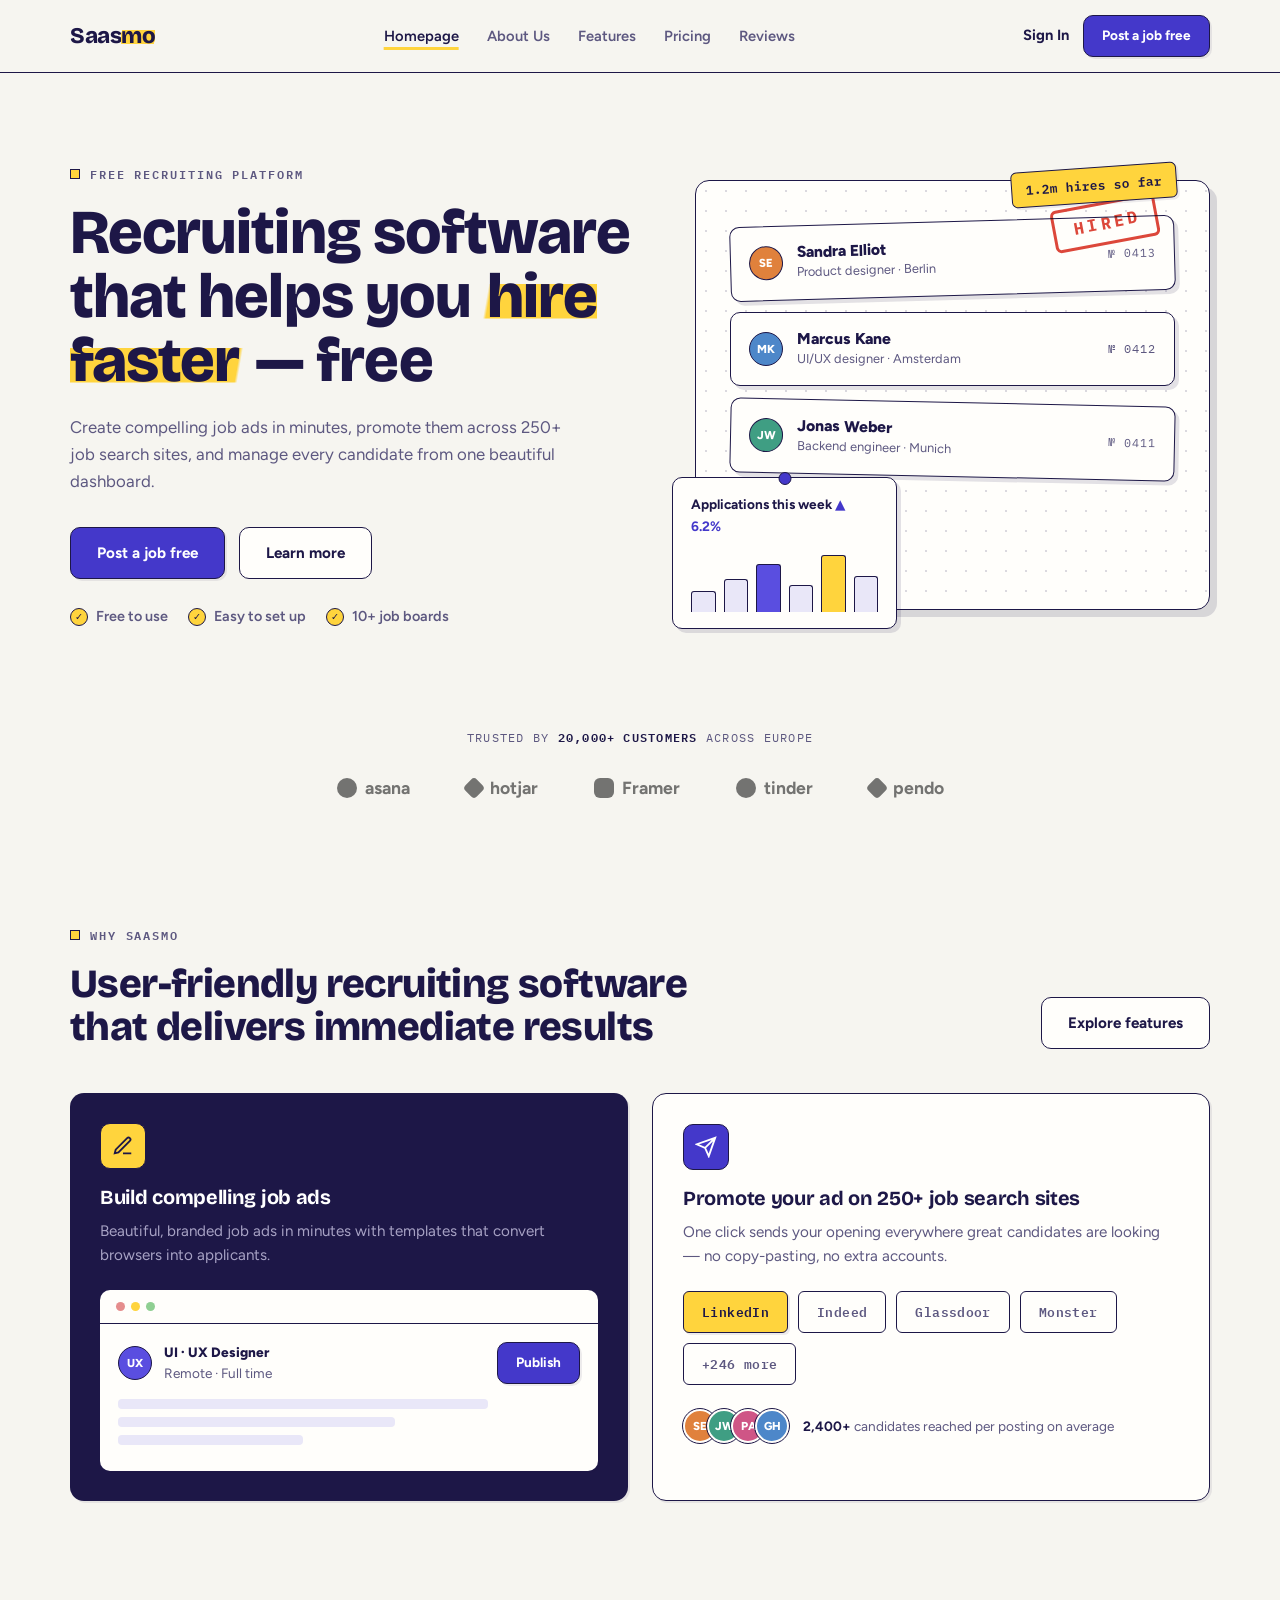
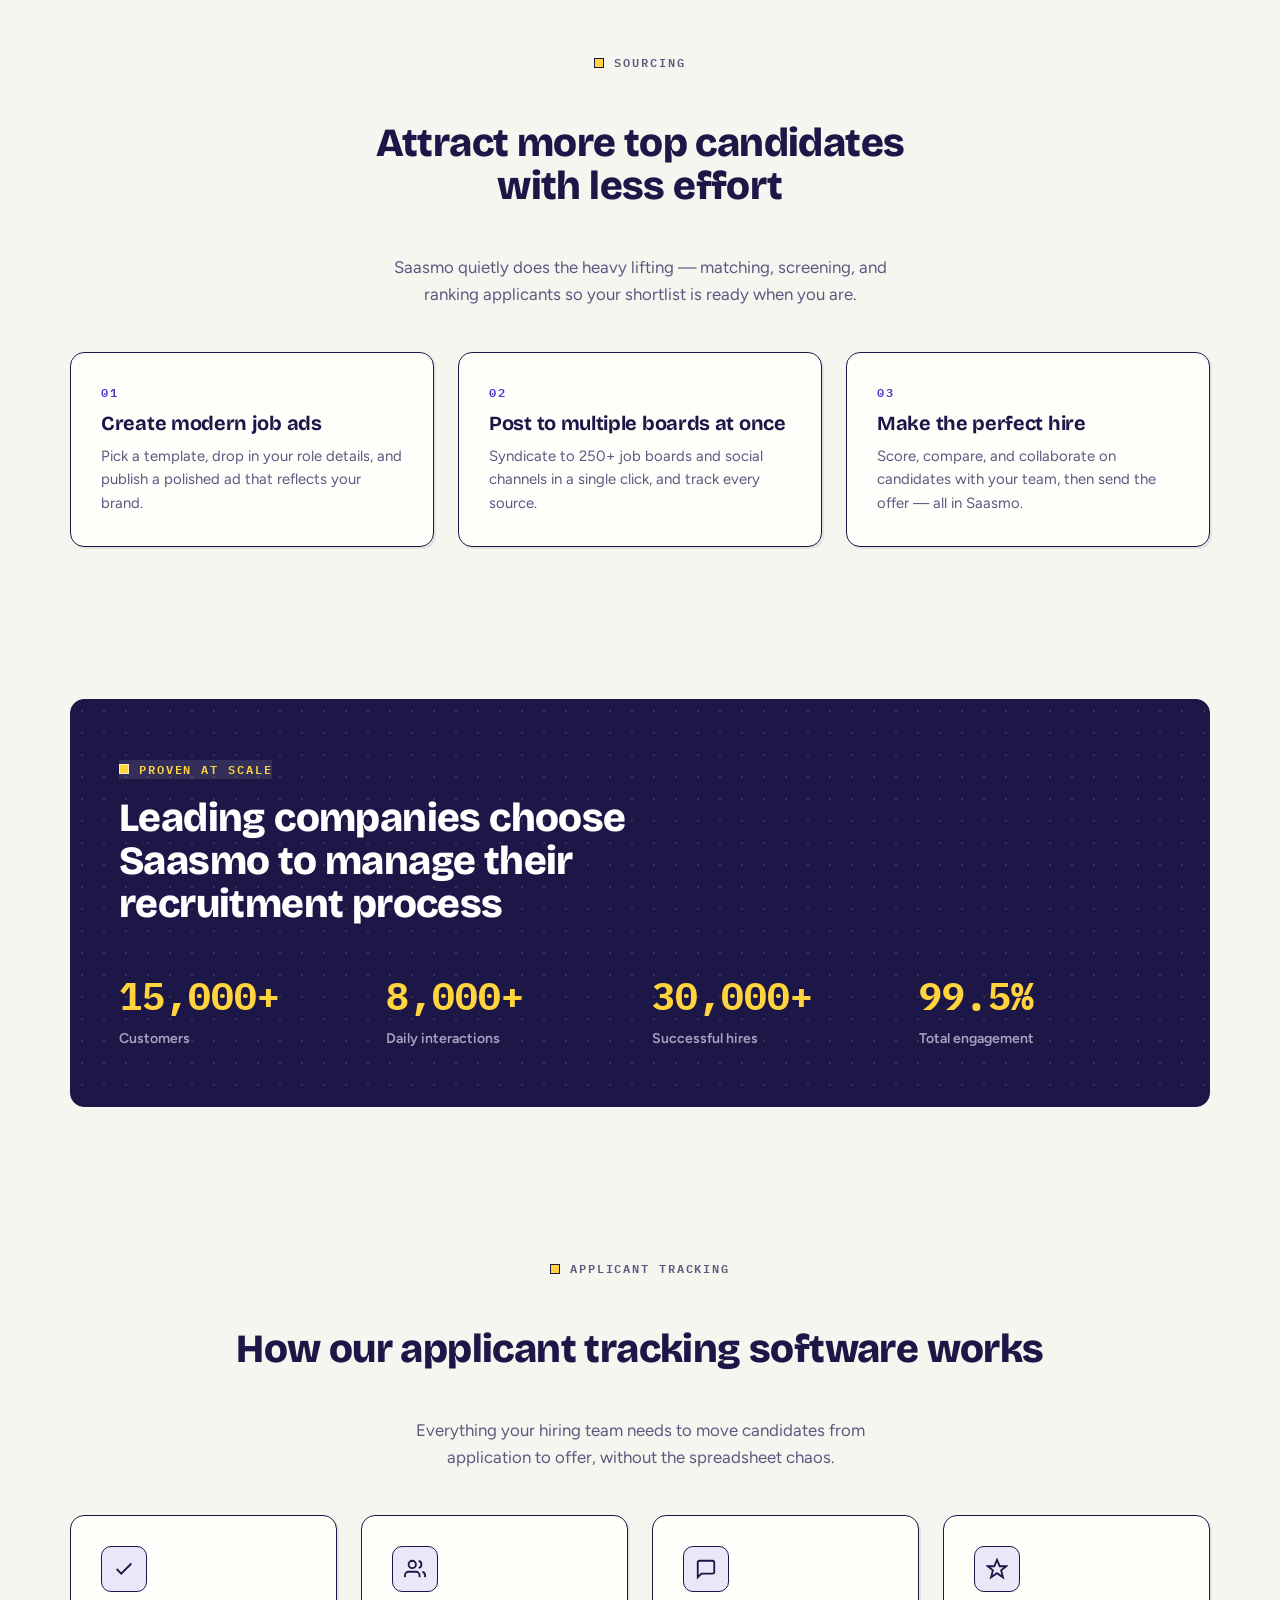
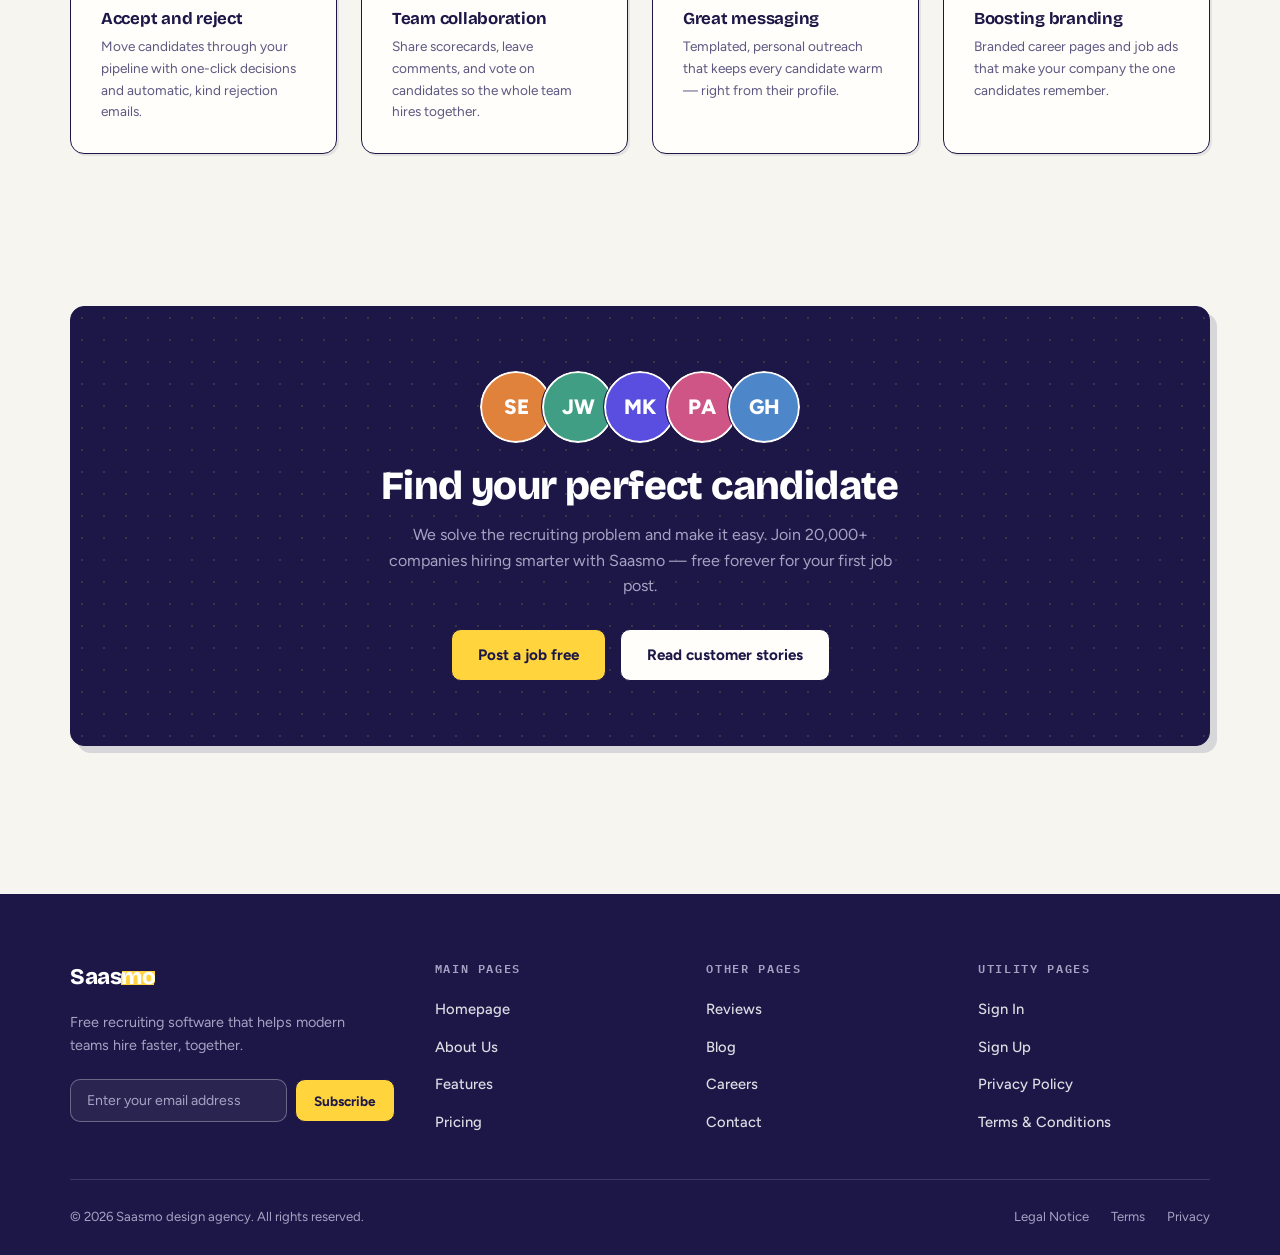
<file: website/index.html>
<!DOCTYPE html>
<html lang="en">
<head>
  <meta charset="UTF-8" />
  <meta name="viewport" content="width=device-width, initial-scale=1.0" />
  <title>Saasmo — Recruiting software that helps you hire faster</title>
  <meta name="description" content="Saasmo is free recruiting software that helps you create modern job ads, post to 250+ job boards, and hire the perfect candidate every time." />
  <link rel="icon" href="data:image/svg+xml,<svg xmlns=%22http://www.w3.org/2000/svg%22 viewBox=%220 0 100 100%22><rect width=%22100%22 height=%22100%22 rx=%2224%22 fill=%22%233d2db7%22/><text x=%2250%22 y=%2272%22 font-size=%2264%22 font-family=%22Arial%22 font-weight=%22bold%22 fill=%22%23d6f350%22 text-anchor=%22middle%22>S</text></svg>" />
  <link rel="preconnect" href="https://fonts.googleapis.com" />
  <link rel="preconnect" href="https://fonts.gstatic.com" crossorigin />
  <link href="https://fonts.googleapis.com/css2?family=Bricolage+Grotesque:wght@500;700;800&family=Figtree:wght@400;500;600;700;800&family=IBM+Plex+Mono:wght@500;600;700&display=swap" rel="stylesheet" />
  <link rel="stylesheet" href="css/styles.css" />
</head>
<body>

  <!-- ======================= NAV ======================= -->
  <header class="navbar">
    <div class="container">
      <a class="logo" href="index.html">Saas<span>mo</span></a>
      <ul class="nav-links">
        <li><a href="index.html" class="active">Homepage</a></li>
        <li><a href="about.html">About Us</a></li>
        <li><a href="features.html">Features</a></li>
        <li><a href="pricing.html">Pricing</a></li>
        <li><a href="reviews.html">Reviews</a></li>
      </ul>
      <div class="nav-cta">
        <a class="signin" href="#">Sign In</a>
        <a class="btn btn-primary btn-sm" href="pricing.html">Post a job free</a>
        <button class="nav-toggle" aria-label="Toggle menu"><span></span><span></span><span></span></button>
      </div>
    </div>
  </header>

  <!-- ======================= HERO ======================= -->
  <section class="hero">
    <div class="container hero-grid">
      <div class="hero-copy">
        <span class="eyebrow">Free recruiting platform</span>
        <h1 class="display">Recruiting software that helps you <span class="hl">hire faster</span> — free</h1>
        <p class="lead">Create compelling job ads in minutes, promote them across 250+ job search sites, and manage every candidate from one beautiful dashboard.</p>
        <div class="hero-actions">
          <a class="btn btn-primary" href="pricing.html">Post a job free</a>
          <a class="btn btn-ghost" href="features.html">Learn more</a>
        </div>
        <ul class="hero-checks">
          <li><span class="check-dot">✓</span> Free to use</li>
          <li><span class="check-dot">✓</span> Easy to set up</li>
          <li><span class="check-dot">✓</span> 10+ job boards</li>
        </ul>
      </div>

      <div class="visual-frame tall">
        <div class="badge-stack">
          <div class="badge-card">
            <span class="avatar av-2">SE</span>
            <div><p class="name">Sandra Elliot</p><p class="role">Product designer · Berlin</p></div>
            <span class="badge-id">№ 0413</span>
            <span class="stamp">Hired</span>
          </div>
          <div class="badge-card">
            <span class="avatar av-5">MK</span>
            <div><p class="name">Marcus Kane</p><p class="role">UI/UX designer · Amsterdam</p></div>
            <span class="badge-id">№ 0412</span>
          </div>
          <div class="badge-card">
            <span class="avatar av-3">JW</span>
            <div><p class="name">Jonas Weber</p><p class="role">Backend engineer · Munich</p></div>
            <span class="badge-id">№ 0411</span>
          </div>
        </div>
        <div class="float-card" style="bottom: -20px; left: -24px; width: 225px;">
          <p class="small" style="font-weight:700;">Applications this week <strong style="color:var(--purple-700)">▲ 6.2%</strong></p>
          <div class="chart-bars" style="height:60px;">
            <i style="height:35%"></i><i style="height:55%"></i><i class="hot" style="height:80%"></i>
            <i style="height:45%"></i><i class="lime" style="height:95%"></i><i style="height:60%"></i>
          </div>
        </div>
        <span class="badge-lime" style="position:absolute; top: -14px; right: 32px;">1.2m hires so far</span>
      </div>
    </div>
  </section>

  <!-- ======================= LOGO STRIP ======================= -->
  <div class="logo-strip">
    <div class="container">
      <p>Trusted by <strong>20,000+ customers</strong> across Europe</p>
      <div class="brand-row">
        <span class="brand"><span class="glyph round"></span>asana</span>
        <span class="brand"><span class="glyph diamond"></span>hotjar</span>
        <span class="brand"><span class="glyph"></span>Framer</span>
        <span class="brand"><span class="glyph round"></span>tinder</span>
        <span class="brand"><span class="glyph diamond"></span>pendo</span>
      </div>
    </div>
  </div>

  <!-- ======================= RESULTS ======================= -->
  <section>
    <div class="container">
      <div class="section-head reveal">
        <div>
          <span class="eyebrow">Why Saasmo</span>
          <h2 class="h2">User-friendly recruiting software<br />that delivers immediate results</h2>
        </div>
        <a class="btn btn-ghost" href="features.html">Explore features</a>
      </div>

      <div class="grid-2">
        <div class="card reveal" style="background: var(--ink-900); color:#fff; border:none;">
          <span class="icon-chip lime">
            <svg width="22" height="22" viewBox="0 0 24 24" fill="none" stroke="currentColor" stroke-width="2"><path d="M12 20h9M16.5 3.5a2.1 2.1 0 013 3L7 19l-4 1 1-4L16.5 3.5z"/></svg>
          </span>
          <h3 class="h3" style="margin-bottom:10px;">Build compelling job ads</h3>
          <p style="color:var(--ink-300); font-size:0.95rem; margin-bottom:22px;">Beautiful, branded job ads in minutes with templates that convert browsers into applicants.</p>
          <div class="mock-window" style="border:none;">
            <div class="bar"><i></i><i></i><i></i></div>
            <div class="body">
              <div style="display:flex; align-items:center; gap:12px; margin-bottom:14px;">
                <span class="avatar av-1">UX</span>
                <div style="flex:1;">
                  <p class="small" style="font-weight:800; color:var(--ink-900);">UI · UX Designer</p>
                  <p class="small muted">Remote · Full time</p>
                </div>
                <span class="btn btn-primary btn-sm" style="pointer-events:none;">Publish</span>
              </div>
              <div class="skeleton w-80"></div>
              <div class="skeleton w-60"></div>
              <div class="skeleton w-40"></div>
            </div>
          </div>
        </div>

        <div class="card reveal">
          <span class="icon-chip dark">
            <svg width="22" height="22" viewBox="0 0 24 24" fill="none" stroke="currentColor" stroke-width="2"><path d="M22 2L11 13M22 2l-7 20-4-9-9-4 20-7z"/></svg>
          </span>
          <h3 class="h3" style="margin-bottom:10px;">Promote your ad on 250+ job search sites</h3>
          <p class="muted" style="font-size:0.95rem; margin-bottom:22px;">One click sends your opening everywhere great candidates are looking — no copy-pasting, no extra accounts.</p>
          <div style="display:flex; flex-wrap:wrap; gap:10px;">
            <span class="tab-btn active" style="pointer-events:none;">LinkedIn</span>
            <span class="tab-btn" style="pointer-events:none;">Indeed</span>
            <span class="tab-btn" style="pointer-events:none;">Glassdoor</span>
            <span class="tab-btn" style="pointer-events:none;">Monster</span>
            <span class="tab-btn" style="pointer-events:none;">+246 more</span>
          </div>
          <div class="mt-2" style="display:flex; align-items:center; gap:14px;">
            <div class="avatar-stack">
              <span class="avatar av-2">SE</span>
              <span class="avatar av-3">JW</span>
              <span class="avatar av-4">PA</span>
              <span class="avatar av-5">GH</span>
            </div>
            <p class="small muted"><strong style="color:var(--ink-900);">2,400+</strong> candidates reached per posting on average</p>
          </div>
        </div>
      </div>
    </div>
  </section>

  <!-- ======================= ATTRACT ======================= -->
  <section>
    <div class="container">
      <div class="section-head center reveal">
        <span class="eyebrow">Sourcing</span>
        <h2 class="h2">Attract more top candidates<br />with less effort</h2>
        <p class="lead">Saasmo quietly does the heavy lifting — matching, screening, and ranking applicants so your shortlist is ready when you are.</p>
      </div>

      <div class="grid-3">
        <div class="card reveal">
          <span class="step-num">01</span>
          <h3 class="h3" style="margin-bottom:10px;">Create modern job ads</h3>
          <p class="muted" style="font-size:0.93rem;">Pick a template, drop in your role details, and publish a polished ad that reflects your brand.</p>
        </div>
        <div class="card reveal">
          <span class="step-num">02</span>
          <h3 class="h3" style="margin-bottom:10px;">Post to multiple boards at once</h3>
          <p class="muted" style="font-size:0.93rem;">Syndicate to 250+ job boards and social channels in a single click, and track every source.</p>
        </div>
        <div class="card reveal">
          <span class="step-num">03</span>
          <h3 class="h3" style="margin-bottom:10px;">Make the perfect hire</h3>
          <p class="muted" style="font-size:0.93rem;">Score, compare, and collaborate on candidates with your team, then send the offer — all in Saasmo.</p>
        </div>
      </div>
    </div>
  </section>

  <!-- ======================= STATS BAND ======================= -->
  <section>
    <div class="container">
      <div class="dark-band reveal">
        <span class="eyebrow" style="background:rgba(255,255,255,0.1); color:var(--lime);">Proven at scale</span>
        <h2 class="h2" style="max-width: 22ch;">Leading companies choose Saasmo to manage their recruitment process</h2>
        <div class="stat-grid">
          <div class="stat"><p class="value">15,000+</p><p class="label">Customers</p></div>
          <div class="stat"><p class="value">8,000+</p><p class="label">Daily interactions</p></div>
          <div class="stat"><p class="value">30,000+</p><p class="label">Successful hires</p></div>
          <div class="stat"><p class="value">99.5%</p><p class="label">Total engagement</p></div>
        </div>
      </div>
    </div>
  </section>

  <!-- ======================= ATS ======================= -->
  <section>
    <div class="container">
      <div class="section-head center reveal">
        <span class="eyebrow">Applicant tracking</span>
        <h2 class="h2">How our applicant tracking software works</h2>
        <p class="lead">Everything your hiring team needs to move candidates from application to offer, without the spreadsheet chaos.</p>
      </div>

      <div class="grid-4">
        <div class="card reveal">
          <span class="icon-chip">
            <svg width="22" height="22" viewBox="0 0 24 24" fill="none" stroke="currentColor" stroke-width="2"><path d="M20 6L9 17l-5-5"/></svg>
          </span>
          <h3 class="h3" style="font-size:1.05rem; margin-bottom:8px;">Accept and reject</h3>
          <p class="muted small">Move candidates through your pipeline with one-click decisions and automatic, kind rejection emails.</p>
        </div>
        <div class="card reveal">
          <span class="icon-chip">
            <svg width="22" height="22" viewBox="0 0 24 24" fill="none" stroke="currentColor" stroke-width="2"><path d="M17 21v-2a4 4 0 00-4-4H5a4 4 0 00-4 4v2M9 11a4 4 0 100-8 4 4 0 000 8zM23 21v-2a4 4 0 00-3-3.87M16 3.13a4 4 0 010 7.75"/></svg>
          </span>
          <h3 class="h3" style="font-size:1.05rem; margin-bottom:8px;">Team collaboration</h3>
          <p class="muted small">Share scorecards, leave comments, and vote on candidates so the whole team hires together.</p>
        </div>
        <div class="card reveal">
          <span class="icon-chip">
            <svg width="22" height="22" viewBox="0 0 24 24" fill="none" stroke="currentColor" stroke-width="2"><path d="M21 15a2 2 0 01-2 2H7l-4 4V5a2 2 0 012-2h14a2 2 0 012 2v10z"/></svg>
          </span>
          <h3 class="h3" style="font-size:1.05rem; margin-bottom:8px;">Great messaging</h3>
          <p class="muted small">Templated, personal outreach that keeps every candidate warm — right from their profile.</p>
        </div>
        <div class="card reveal">
          <span class="icon-chip">
            <svg width="22" height="22" viewBox="0 0 24 24" fill="none" stroke="currentColor" stroke-width="2"><path d="M12 2l3 7h7l-5.5 4.5L18.5 21 12 16.5 5.5 21l2-7.5L2 9h7l3-7z"/></svg>
          </span>
          <h3 class="h3" style="font-size:1.05rem; margin-bottom:8px;">Boosting branding</h3>
          <p class="muted small">Branded career pages and job ads that make your company the one candidates remember.</p>
        </div>
      </div>
    </div>
  </section>

  <!-- ======================= FIND CANDIDATE CTA ======================= -->
  <section>
    <div class="container">
      <div class="cta-banner reveal">
        <div class="avatar-stack" style="justify-content:center; display:inline-flex; margin-bottom:22px;">
          <span class="avatar lg av-2">SE</span>
          <span class="avatar lg av-3">JW</span>
          <span class="avatar lg av-1">MK</span>
          <span class="avatar lg av-4">PA</span>
          <span class="avatar lg av-5">GH</span>
        </div>
        <h2 class="h2">Find your perfect candidate</h2>
        <p>We solve the recruiting problem and make it easy. Join 20,000+ companies hiring smarter with Saasmo — free forever for your first job post.</p>
        <div style="display:flex; gap:14px; justify-content:center; flex-wrap:wrap;">
          <a class="btn btn-lime" href="pricing.html">Post a job free</a>
          <a class="btn btn-light" href="reviews.html">Read customer stories</a>
        </div>
      </div>
    </div>
  </section>

  <!-- ======================= FOOTER ======================= -->
  <footer>
    <div class="container">
      <div class="footer-grid">
        <div>
          <a class="logo" href="index.html">Saas<span>mo</span></a>
          <p class="footer-blurb">Free recruiting software that helps modern teams hire faster, together.</p>
          <form class="newsletter">
            <input type="email" placeholder="Enter your email address" required />
            <button class="btn btn-lime btn-sm" type="submit">Subscribe</button>
          </form>
        </div>
        <div class="footer-col">
          <h4>Main Pages</h4>
          <ul>
            <li><a href="index.html">Homepage</a></li>
            <li><a href="about.html">About Us</a></li>
            <li><a href="features.html">Features</a></li>
            <li><a href="pricing.html">Pricing</a></li>
          </ul>
        </div>
        <div class="footer-col">
          <h4>Other Pages</h4>
          <ul>
            <li><a href="reviews.html">Reviews</a></li>
            <li><a href="#">Blog</a></li>
            <li><a href="#">Careers</a></li>
            <li><a href="#">Contact</a></li>
          </ul>
        </div>
        <div class="footer-col">
          <h4>Utility Pages</h4>
          <ul>
            <li><a href="#">Sign In</a></li>
            <li><a href="#">Sign Up</a></li>
            <li><a href="#">Privacy Policy</a></li>
            <li><a href="#">Terms &amp; Conditions</a></li>
          </ul>
        </div>
      </div>
      <div class="footer-base">
        <p>© 2026 Saasmo design agency. All rights reserved.</p>
        <div class="legal">
          <a href="#">Legal Notice</a>
          <a href="#">Terms</a>
          <a href="#">Privacy</a>
        </div>
      </div>
    </div>
  </footer>

  <script src="js/main.js"></script>
</body>
</html>
</file>
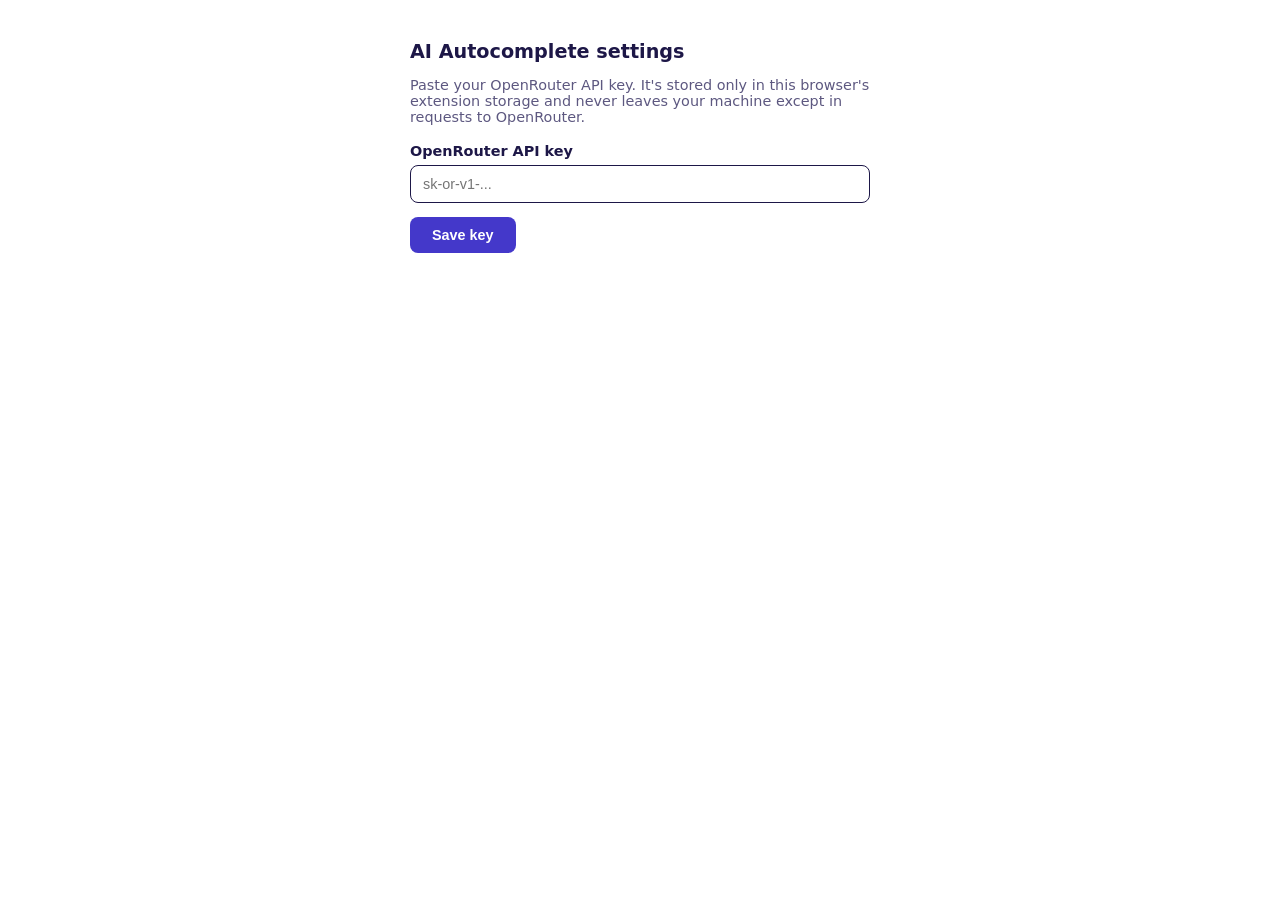
<file: autocomplete_extension/options.html>
<!DOCTYPE html>
<html lang="en">
<head>
  <meta charset="UTF-8" />
  <title>AI Autocomplete — Options</title>
  <style>
    body { font-family: system-ui, sans-serif; max-width: 460px; margin: 40px auto; padding: 0 16px; color: #1d1747; }
    h1 { font-size: 1.2rem; }
    p { font-size: 0.9rem; color: #5d5880; }
    label { display: block; font-weight: 600; font-size: 0.9rem; margin: 18px 0 6px; }
    input { width: 100%; padding: 10px 12px; font-size: 0.9rem; border: 1.5px solid #1d1747; border-radius: 8px; box-sizing: border-box; }
    button { margin-top: 14px; padding: 10px 22px; font-weight: 700; font-size: 0.9rem; color: #fff; background: #4438ca; border: none; border-radius: 8px; cursor: pointer; }
    #status { margin-top: 12px; font-size: 0.85rem; font-weight: 600; }
  </style>
</head>
<body>
  <h1>AI Autocomplete settings</h1>
  <p>Paste your OpenRouter API key. It's stored only in this browser's extension storage and never leaves your machine except in requests to OpenRouter.</p>
  <label for="key">OpenRouter API key</label>
  <input id="key" type="password" placeholder="sk-or-v1-..." autocomplete="off" />
  <button id="save">Save key</button>
  <p id="status"></p>
  <script src="options.js"></script>
</body>
</html>
</file>
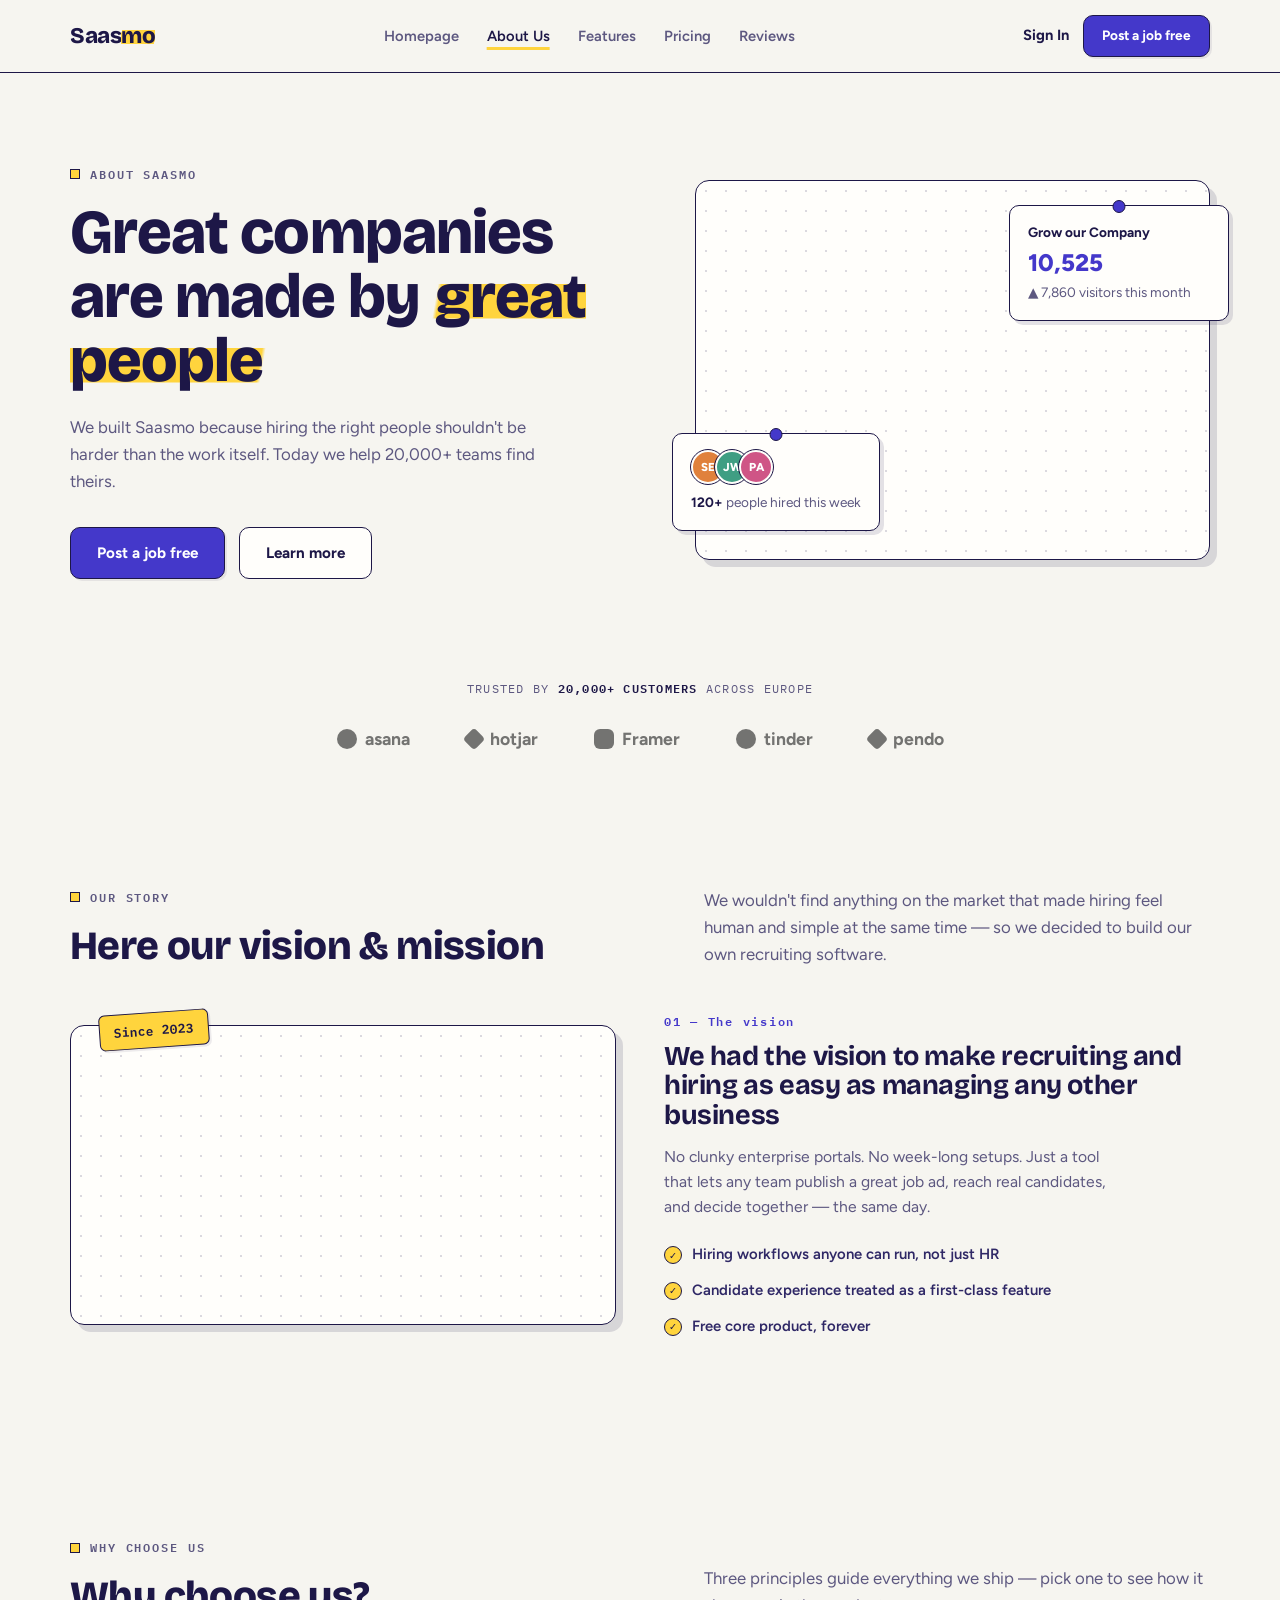
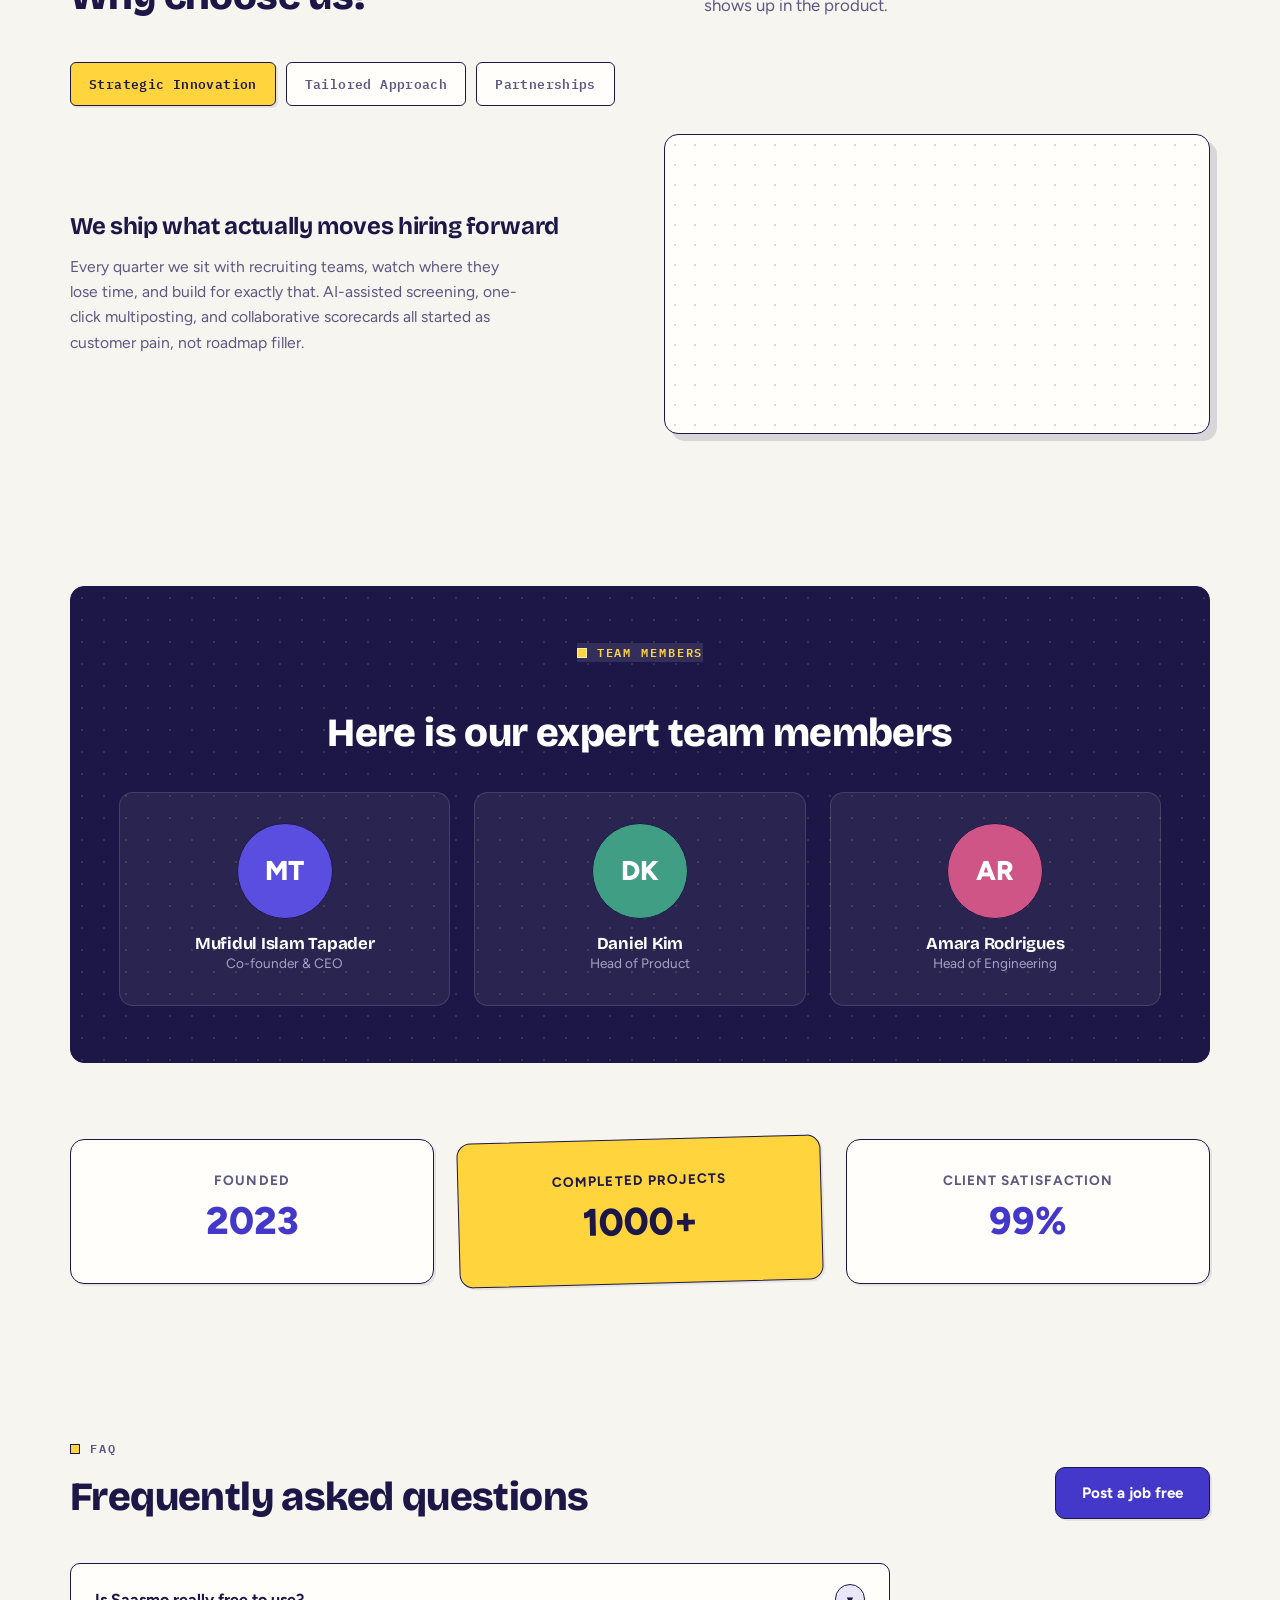
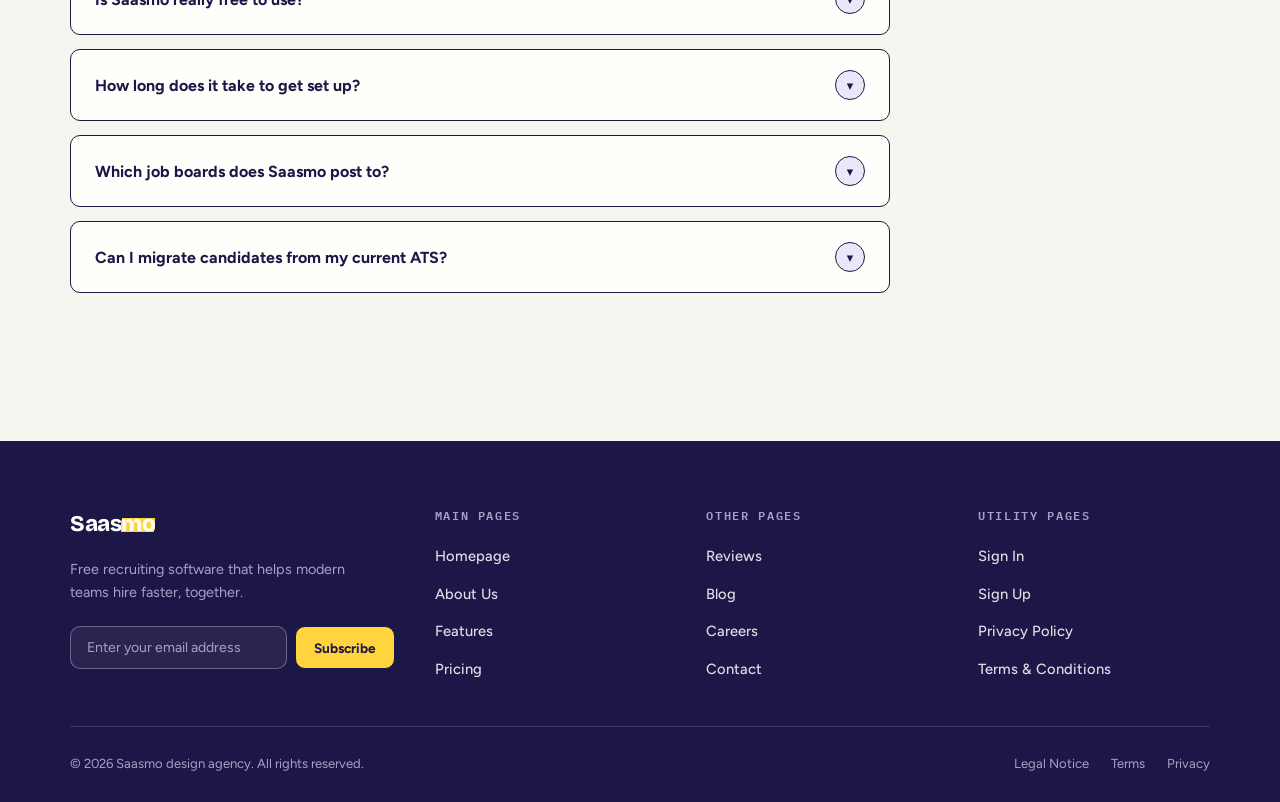
<file: website/about.html>
<!DOCTYPE html>
<html lang="en">
<head>
  <meta charset="UTF-8" />
  <meta name="viewport" content="width=device-width, initial-scale=1.0" />
  <title>About Us — Saasmo</title>
  <meta name="description" content="Great companies are made by great people. Meet the team behind Saasmo and learn why 20,000+ companies trust us with their hiring." />
  <link rel="icon" href="data:image/svg+xml,<svg xmlns=%22http://www.w3.org/2000/svg%22 viewBox=%220 0 100 100%22><rect width=%22100%22 height=%22100%22 rx=%2224%22 fill=%22%233d2db7%22/><text x=%2250%22 y=%2272%22 font-size=%2264%22 font-family=%22Arial%22 font-weight=%22bold%22 fill=%22%23d6f350%22 text-anchor=%22middle%22>S</text></svg>" />
  <link rel="preconnect" href="https://fonts.googleapis.com" />
  <link rel="preconnect" href="https://fonts.gstatic.com" crossorigin />
  <link href="https://fonts.googleapis.com/css2?family=Bricolage+Grotesque:wght@500;700;800&family=Figtree:wght@400;500;600;700;800&family=IBM+Plex+Mono:wght@500;600;700&display=swap" rel="stylesheet" />
  <link rel="stylesheet" href="css/styles.css" />
</head>
<body>

  <header class="navbar">
    <div class="container">
      <a class="logo" href="index.html">Saas<span>mo</span></a>
      <ul class="nav-links">
        <li><a href="index.html">Homepage</a></li>
        <li><a href="about.html" class="active">About Us</a></li>
        <li><a href="features.html">Features</a></li>
        <li><a href="pricing.html">Pricing</a></li>
        <li><a href="reviews.html">Reviews</a></li>
      </ul>
      <div class="nav-cta">
        <a class="signin" href="#">Sign In</a>
        <a class="btn btn-primary btn-sm" href="pricing.html">Post a job free</a>
        <button class="nav-toggle" aria-label="Toggle menu"><span></span><span></span><span></span></button>
      </div>
    </div>
  </header>

  <!-- ======================= HERO ======================= -->
  <section class="hero">
    <div class="container hero-grid">
      <div class="hero-copy">
        <span class="eyebrow">About Saasmo</span>
        <h1 class="display">Great companies are made by <span class="hl">great people</span></h1>
        <p class="lead">We built Saasmo because hiring the right people shouldn't be harder than the work itself. Today we help 20,000+ teams find theirs.</p>
        <div class="hero-actions">
          <a class="btn btn-primary" href="pricing.html">Post a job free</a>
          <a class="btn btn-ghost" href="features.html">Learn more</a>
        </div>
      </div>

      <div class="visual-frame">
        <div class="visual-scene"></div>
        <div class="float-card" style="top: 24px; right: -20px; width: 220px;">
          <p class="small" style="font-weight:700;">Grow our Company</p>
          <p style="font-size:1.5rem; font-weight:800; color:var(--purple-700);">10,525</p>
          <p class="small muted">▲ 7,860 visitors this month</p>
        </div>
        <div class="float-card" style="bottom: 28px; left: -24px;">
          <div class="avatar-stack">
            <span class="avatar av-2">SE</span>
            <span class="avatar av-3">JW</span>
            <span class="avatar av-4">PA</span>
          </div>
          <p class="small muted" style="margin-top:8px;"><strong style="color:var(--ink-900);">120+</strong> people hired this week</p>
        </div>
      </div>
    </div>
  </section>

  <!-- ======================= LOGO STRIP ======================= -->
  <div class="logo-strip">
    <div class="container">
      <p>Trusted by <strong>20,000+ customers</strong> across Europe</p>
      <div class="brand-row">
        <span class="brand"><span class="glyph round"></span>asana</span>
        <span class="brand"><span class="glyph diamond"></span>hotjar</span>
        <span class="brand"><span class="glyph"></span>Framer</span>
        <span class="brand"><span class="glyph round"></span>tinder</span>
        <span class="brand"><span class="glyph diamond"></span>pendo</span>
      </div>
    </div>
  </div>

  <!-- ======================= VISION & MISSION ======================= -->
  <section>
    <div class="container">
      <div class="section-head reveal">
        <div>
          <span class="eyebrow">Our story</span>
          <h2 class="h2">Here our vision &amp; mission</h2>
        </div>
        <p class="lead">We wouldn't find anything on the market that made hiring feel human and simple at the same time — so we decided to build our own recruiting software.</p>
      </div>

      <div class="feature-row" style="border-top:none; padding-top:0;">
        <div class="feature-visual">
          <div class="visual-frame short">
            <div class="visual-scene"></div>
            <span class="badge-lime" style="position:absolute; top:-14px; left:28px;">Since 2023</span>
          </div>
        </div>
        <div>
          <span class="step-num">01 — The vision</span>
          <h3>We had the vision to make recruiting and hiring as easy as managing any other business</h3>
          <p class="lead mt-1">No clunky enterprise portals. No week-long setups. Just a tool that lets any team publish a great job ad, reach real candidates, and decide together — the same day.</p>
          <ul class="bullet-list mt-2">
            <li><span class="check-dot">✓</span> Hiring workflows anyone can run, not just HR</li>
            <li><span class="check-dot">✓</span> Candidate experience treated as a first-class feature</li>
            <li><span class="check-dot">✓</span> Free core product, forever</li>
          </ul>
        </div>
      </div>
    </div>
  </section>

  <!-- ======================= WHY CHOOSE US ======================= -->
  <section>
    <div class="container">
      <div class="section-head reveal">
        <div>
          <span class="eyebrow">Why choose us</span>
          <h2 class="h2">Why choose us?</h2>
        </div>
        <p class="lead">Three principles guide everything we ship — pick one to see how it shows up in the product.</p>
      </div>

      <div data-tabs>
        <div class="tab-row">
          <button class="tab-btn active" data-target="tab-innovation">Strategic Innovation</button>
          <button class="tab-btn" data-target="tab-approach">Tailored Approach</button>
          <button class="tab-btn" data-target="tab-partnerships">Partnerships</button>
        </div>

        <div class="tab-panel active grid-2" id="tab-innovation" style="align-items:center; gap:48px;">
          <div>
            <h3 class="h3" style="font-size:1.5rem; margin-bottom:14px;">We ship what actually moves hiring forward</h3>
            <p class="lead" style="font-size:0.98rem;">Every quarter we sit with recruiting teams, watch where they lose time, and build for exactly that. AI-assisted screening, one-click multiposting, and collaborative scorecards all started as customer pain, not roadmap filler.</p>
          </div>
          <div class="visual-frame short"><div class="visual-scene"></div></div>
        </div>

        <div class="tab-panel grid-2" id="tab-approach" style="align-items:center; gap:48px;">
          <div>
            <h3 class="h3" style="font-size:1.5rem; margin-bottom:14px;">Your process, not ours</h3>
            <p class="lead" style="font-size:0.98rem;">Pipelines, stages, scorecards, and templates are fully yours to shape. Saasmo adapts to a two-person startup or a two-hundred-person hiring machine without a consultant in sight.</p>
          </div>
          <div class="visual-frame short"><div class="visual-scene"></div></div>
        </div>

        <div class="tab-panel grid-2" id="tab-partnerships" style="align-items:center; gap:48px;">
          <div>
            <h3 class="h3" style="font-size:1.5rem; margin-bottom:14px;">Better together</h3>
            <p class="lead" style="font-size:0.98rem;">Deep integrations with the tools your team already lives in — Slack, LinkedIn, Google Workspace, and 250+ job boards — so hiring happens where the work happens.</p>
          </div>
          <div class="visual-frame short"><div class="visual-scene"></div></div>
        </div>
      </div>
    </div>
  </section>

  <!-- ======================= TEAM ======================= -->
  <section>
    <div class="container">
      <div class="dark-band reveal">
        <div class="section-head center" style="margin-bottom:36px;">
          <span class="eyebrow" style="background:rgba(255,255,255,0.1); color:var(--lime);">Team members</span>
          <h2 class="h2">Here is our expert team members</h2>
        </div>
        <div class="grid-3">
          <div class="card center" style="background:rgba(255,255,255,0.06); border-color:rgba(255,255,255,0.12);">
            <span class="avatar xl av-1" style="margin:0 auto 16px;">MT</span>
            <h3 class="h3" style="color:#fff; font-size:1.05rem;">Mufidul Islam Tapader</h3>
            <p class="small" style="color:var(--ink-300);">Co-founder &amp; CEO</p>
          </div>
          <div class="card center" style="background:rgba(255,255,255,0.06); border-color:rgba(255,255,255,0.12);">
            <span class="avatar xl av-3" style="margin:0 auto 16px;">DK</span>
            <h3 class="h3" style="color:#fff; font-size:1.05rem;">Daniel Kim</h3>
            <p class="small" style="color:var(--ink-300);">Head of Product</p>
          </div>
          <div class="card center" style="background:rgba(255,255,255,0.06); border-color:rgba(255,255,255,0.12);">
            <span class="avatar xl av-4" style="margin:0 auto 16px;">AR</span>
            <h3 class="h3" style="color:#fff; font-size:1.05rem;">Amara Rodrigues</h3>
            <p class="small" style="color:var(--ink-300);">Head of Engineering</p>
          </div>
        </div>
      </div>
    </div>
  </section>

  <!-- ======================= MILESTONES ======================= -->
  <section style="padding-top:0;">
    <div class="container grid-3">
      <div class="card center reveal">
        <p class="small muted" style="font-weight:700; letter-spacing:0.08em; text-transform:uppercase;">Founded</p>
        <p style="font-size:2.4rem; font-weight:800; color:var(--purple-700);">2023</p>
      </div>
      <div class="card center reveal" style="background:var(--lime); transform:rotate(-1.5deg);">
        <p class="small" style="font-weight:700; letter-spacing:0.08em; text-transform:uppercase;">Completed projects</p>
        <p style="font-size:2.4rem; font-weight:800;">1000+</p>
      </div>
      <div class="card center reveal">
        <p class="small muted" style="font-weight:700; letter-spacing:0.08em; text-transform:uppercase;">Client satisfaction</p>
        <p style="font-size:2.4rem; font-weight:800; color:var(--purple-700);">99%</p>
      </div>
    </div>
  </section>

  <!-- ======================= FAQ ======================= -->
  <section>
    <div class="container">
      <div class="section-head reveal">
        <div>
          <span class="eyebrow">FAQ</span>
          <h2 class="h2">Frequently asked questions</h2>
        </div>
        <a class="btn btn-primary" href="pricing.html">Post a job free</a>
      </div>

      <div class="faq-list" style="max-width:820px;">
        <div class="faq-item">
          <button class="faq-q">Is Saasmo really free to use?<span class="chevron">▾</span></button>
          <div class="faq-a"><p>Yes — your first active job post, candidate pipeline, and team collaboration are free forever. Paid plans add more active posts, automation, and advanced analytics.</p></div>
        </div>
        <div class="faq-item">
          <button class="faq-q">How long does it take to get set up?<span class="chevron">▾</span></button>
          <div class="faq-a"><p>Most teams publish their first job ad within 15 minutes of signing up. There's nothing to install and no sales call required.</p></div>
        </div>
        <div class="faq-item">
          <button class="faq-q">Which job boards does Saasmo post to?<span class="chevron">▾</span></button>
          <div class="faq-a"><p>We syndicate to 250+ job search sites including LinkedIn, Indeed, Glassdoor, and Monster, plus regional boards across Europe. You choose which ones per posting.</p></div>
        </div>
        <div class="faq-item">
          <button class="faq-q">Can I migrate candidates from my current ATS?<span class="chevron">▾</span></button>
          <div class="faq-a"><p>Yes. CSV import is built in, and our team will help you migrate from most major applicant tracking systems free of charge on any paid plan.</p></div>
        </div>
      </div>
    </div>
  </section>

  <!-- ======================= FOOTER ======================= -->
  <footer>
    <div class="container">
      <div class="footer-grid">
        <div>
          <a class="logo" href="index.html">Saas<span>mo</span></a>
          <p class="footer-blurb">Free recruiting software that helps modern teams hire faster, together.</p>
          <form class="newsletter">
            <input type="email" placeholder="Enter your email address" required />
            <button class="btn btn-lime btn-sm" type="submit">Subscribe</button>
          </form>
        </div>
        <div class="footer-col">
          <h4>Main Pages</h4>
          <ul>
            <li><a href="index.html">Homepage</a></li>
            <li><a href="about.html">About Us</a></li>
            <li><a href="features.html">Features</a></li>
            <li><a href="pricing.html">Pricing</a></li>
          </ul>
        </div>
        <div class="footer-col">
          <h4>Other Pages</h4>
          <ul>
            <li><a href="reviews.html">Reviews</a></li>
            <li><a href="#">Blog</a></li>
            <li><a href="#">Careers</a></li>
            <li><a href="#">Contact</a></li>
          </ul>
        </div>
        <div class="footer-col">
          <h4>Utility Pages</h4>
          <ul>
            <li><a href="#">Sign In</a></li>
            <li><a href="#">Sign Up</a></li>
            <li><a href="#">Privacy Policy</a></li>
            <li><a href="#">Terms &amp; Conditions</a></li>
          </ul>
        </div>
      </div>
      <div class="footer-base">
        <p>© 2026 Saasmo design agency. All rights reserved.</p>
        <div class="legal">
          <a href="#">Legal Notice</a>
          <a href="#">Terms</a>
          <a href="#">Privacy</a>
        </div>
      </div>
    </div>
  </footer>

  <script src="js/main.js"></script>
</body>
</html>
</file>
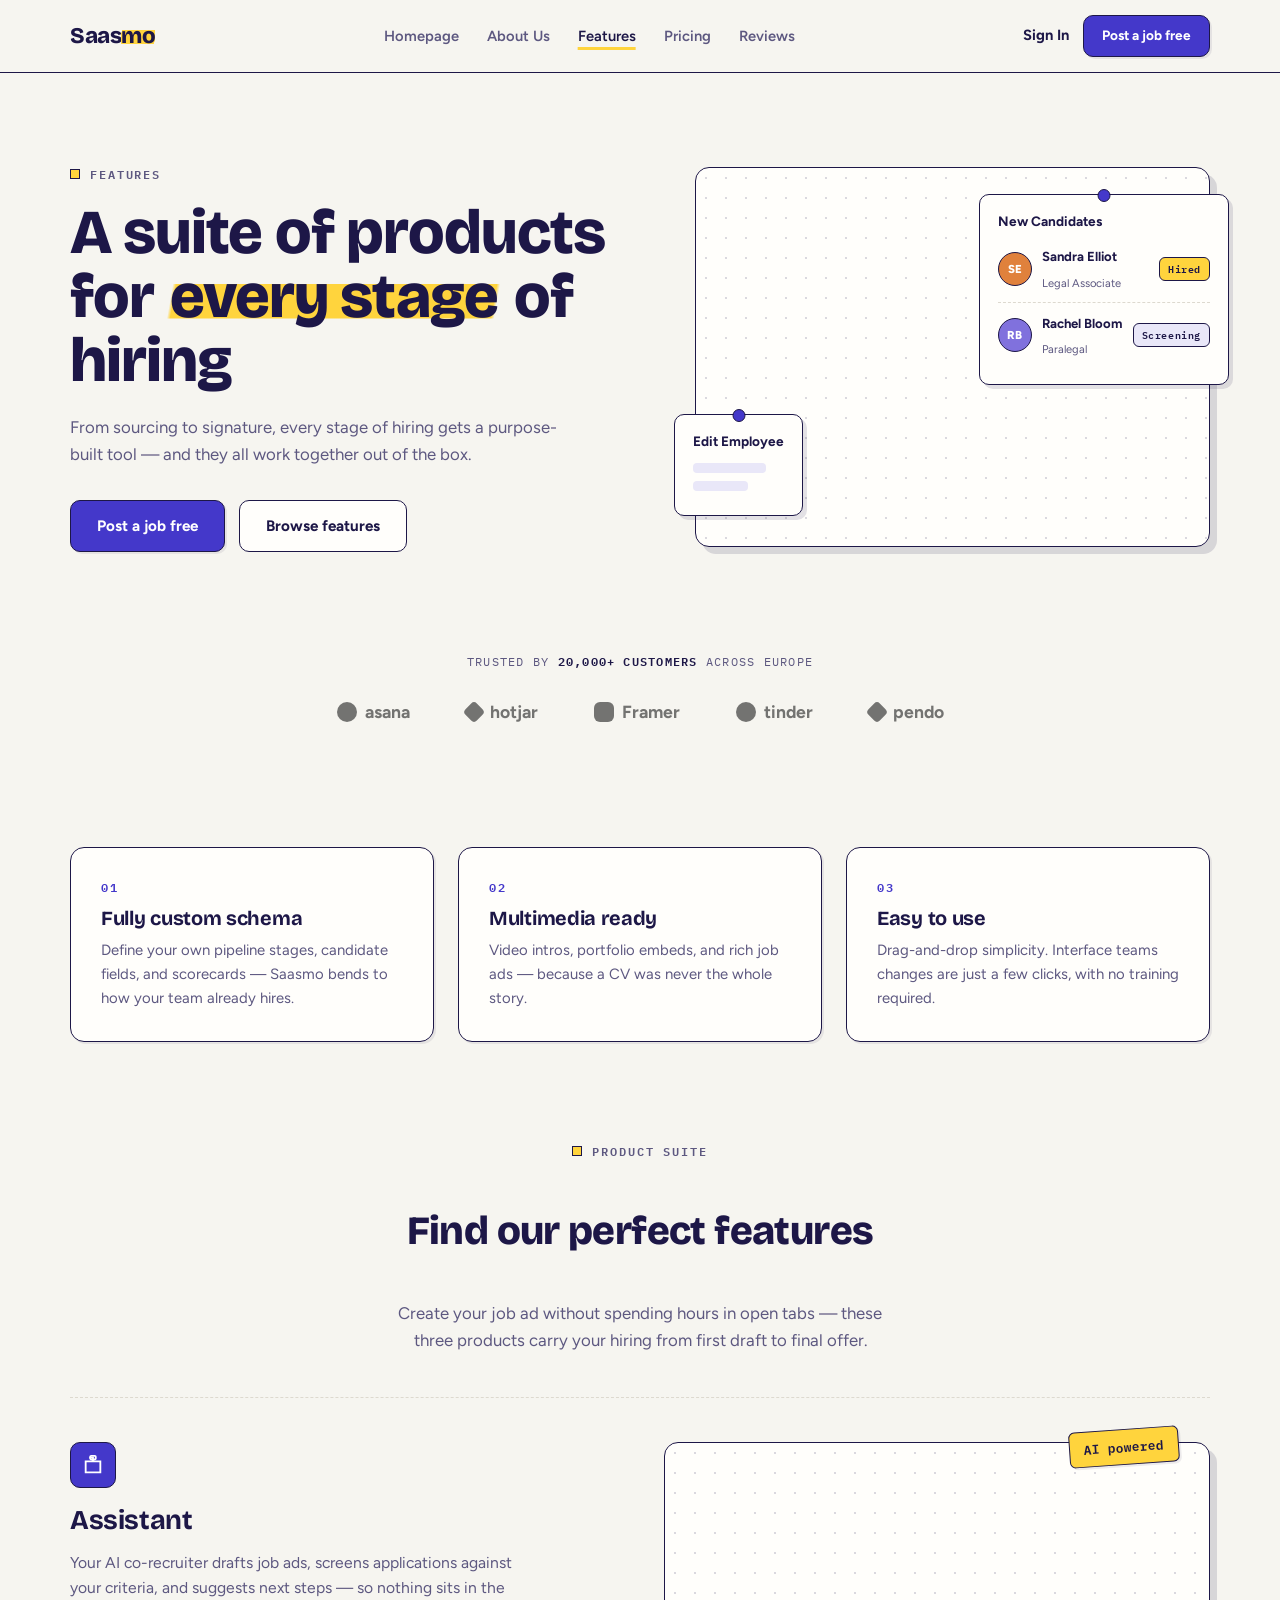
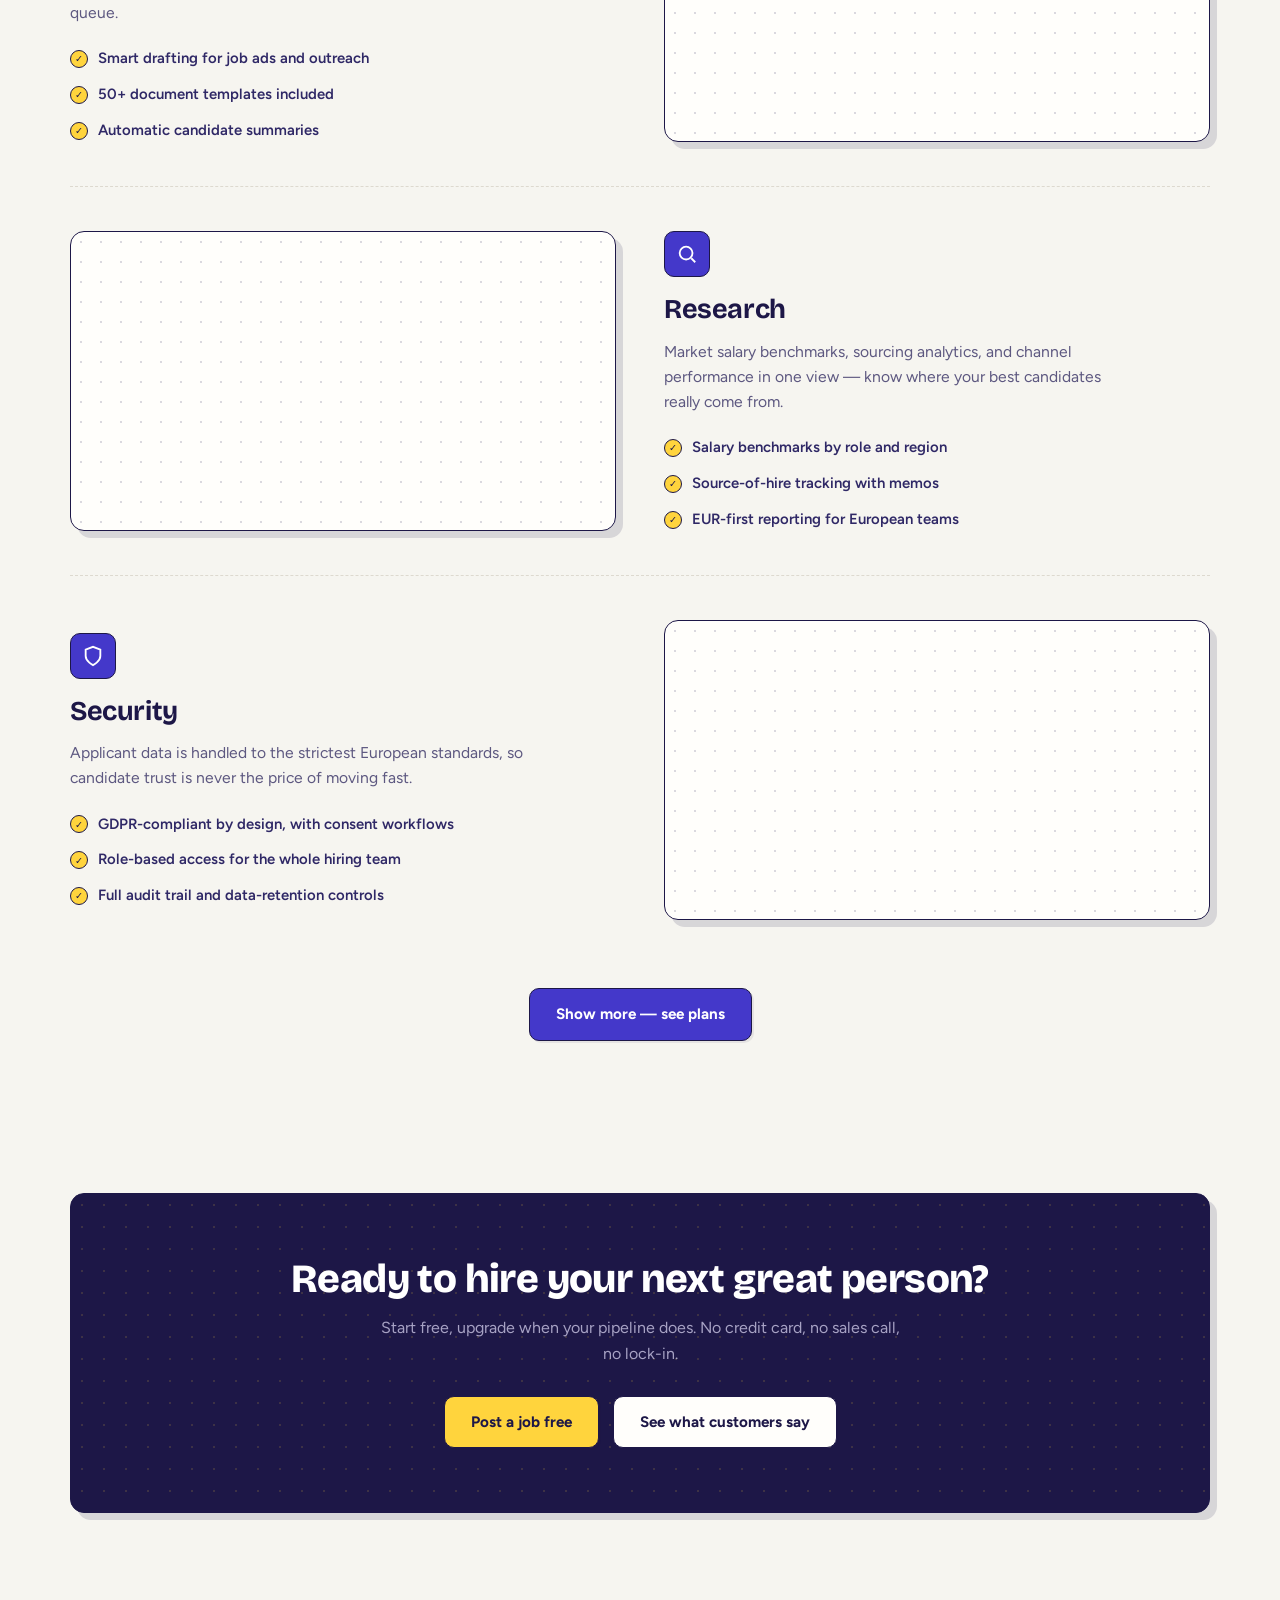
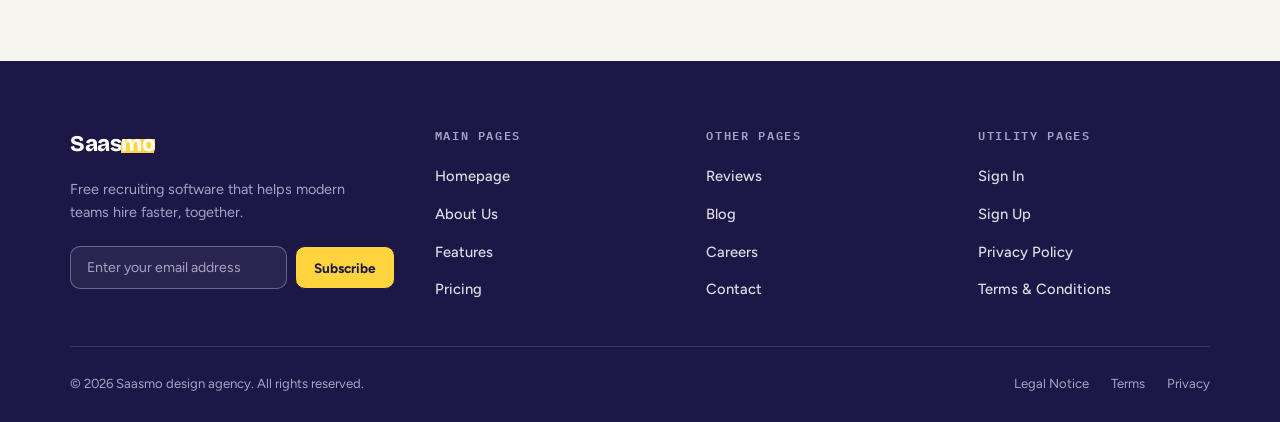
<file: website/features.html>
<!DOCTYPE html>
<html lang="en">
<head>
  <meta charset="UTF-8" />
  <meta name="viewport" content="width=device-width, initial-scale=1.0" />
  <title>Features — Saasmo</title>
  <meta name="description" content="A suite of recruiting products for all practice areas — assistant, research, and security features built into Saasmo." />
  <link rel="icon" href="data:image/svg+xml,<svg xmlns=%22http://www.w3.org/2000/svg%22 viewBox=%220 0 100 100%22><rect width=%22100%22 height=%22100%22 rx=%2224%22 fill=%22%233d2db7%22/><text x=%2250%22 y=%2272%22 font-size=%2264%22 font-family=%22Arial%22 font-weight=%22bold%22 fill=%22%23d6f350%22 text-anchor=%22middle%22>S</text></svg>" />
  <link rel="preconnect" href="https://fonts.googleapis.com" />
  <link rel="preconnect" href="https://fonts.gstatic.com" crossorigin />
  <link href="https://fonts.googleapis.com/css2?family=Bricolage+Grotesque:wght@500;700;800&family=Figtree:wght@400;500;600;700;800&family=IBM+Plex+Mono:wght@500;600;700&display=swap" rel="stylesheet" />
  <link rel="stylesheet" href="css/styles.css" />
</head>
<body>

  <header class="navbar">
    <div class="container">
      <a class="logo" href="index.html">Saas<span>mo</span></a>
      <ul class="nav-links">
        <li><a href="index.html">Homepage</a></li>
        <li><a href="about.html">About Us</a></li>
        <li><a href="features.html" class="active">Features</a></li>
        <li><a href="pricing.html">Pricing</a></li>
        <li><a href="reviews.html">Reviews</a></li>
      </ul>
      <div class="nav-cta">
        <a class="signin" href="#">Sign In</a>
        <a class="btn btn-primary btn-sm" href="pricing.html">Post a job free</a>
        <button class="nav-toggle" aria-label="Toggle menu"><span></span><span></span><span></span></button>
      </div>
    </div>
  </header>

  <!-- ======================= HERO ======================= -->
  <section class="hero">
    <div class="container hero-grid">
      <div class="hero-copy">
        <span class="eyebrow">Features</span>
        <h1 class="display">A suite of products for <span class="hl">every stage</span> of hiring</h1>
        <p class="lead">From sourcing to signature, every stage of hiring gets a purpose-built tool — and they all work together out of the box.</p>
        <div class="hero-actions">
          <a class="btn btn-primary" href="pricing.html">Post a job free</a>
          <a class="btn btn-ghost" href="#feature-list">Browse features</a>
        </div>
      </div>

      <div class="visual-frame">
        <div class="visual-scene"></div>
        <div class="float-card" style="top: 26px; right: -20px; width: 250px;">
          <p class="small" style="font-weight:700; margin-bottom:4px;">New Candidates</p>
          <div class="person-row">
            <span class="avatar av-2">SE</span>
            <span><span class="name">Sandra Elliot</span><br /><span class="role">Legal Associate</span></span>
            <span class="tag lime">Hired</span>
          </div>
          <div class="person-row">
            <span class="avatar av-6">RB</span>
            <span><span class="name">Rachel Bloom</span><br /><span class="role">Paralegal</span></span>
            <span class="tag">Screening</span>
          </div>
        </div>
        <div class="float-card" style="bottom: 30px; left: -22px;">
          <p class="small" style="font-weight:700;">Edit Employee</p>
          <div class="skeleton w-80" style="margin-top:10px;"></div>
          <div class="skeleton w-60"></div>
        </div>
      </div>
    </div>
  </section>

  <!-- ======================= LOGO STRIP ======================= -->
  <div class="logo-strip">
    <div class="container">
      <p>Trusted by <strong>20,000+ customers</strong> across Europe</p>
      <div class="brand-row">
        <span class="brand"><span class="glyph round"></span>asana</span>
        <span class="brand"><span class="glyph diamond"></span>hotjar</span>
        <span class="brand"><span class="glyph"></span>Framer</span>
        <span class="brand"><span class="glyph round"></span>tinder</span>
        <span class="brand"><span class="glyph diamond"></span>pendo</span>
      </div>
    </div>
  </div>

  <!-- ======================= PILLARS ======================= -->
  <section>
    <div class="container grid-3">
      <div class="card reveal">
        <span class="step-num">01</span>
        <h3 class="h3" style="margin-bottom:10px;">Fully custom schema</h3>
        <p class="muted" style="font-size:0.93rem;">Define your own pipeline stages, candidate fields, and scorecards — Saasmo bends to how your team already hires.</p>
      </div>
      <div class="card reveal">
        <span class="step-num">02</span>
        <h3 class="h3" style="margin-bottom:10px;">Multimedia ready</h3>
        <p class="muted" style="font-size:0.93rem;">Video intros, portfolio embeds, and rich job ads — because a CV was never the whole story.</p>
      </div>
      <div class="card reveal">
        <span class="step-num">03</span>
        <h3 class="h3" style="margin-bottom:10px;">Easy to use</h3>
        <p class="muted" style="font-size:0.93rem;">Drag-and-drop simplicity. Interface teams changes are just a few clicks, with no training required.</p>
      </div>
    </div>
  </section>

  <!-- ======================= FEATURE ROWS ======================= -->
  <section id="feature-list" style="padding-top:24px;">
    <div class="container">
      <div class="section-head center reveal">
        <span class="eyebrow">Product suite</span>
        <h2 class="h2">Find our perfect features</h2>
        <p class="lead">Create your job ad without spending hours in open tabs — these three products carry your hiring from first draft to final offer.</p>
      </div>

      <div class="feature-row reveal">
        <div>
          <span class="icon-chip dark">
            <svg width="22" height="22" viewBox="0 0 24 24" fill="none" stroke="currentColor" stroke-width="2"><path d="M12 8V4H8M4 8h16v12H4zM9 14h.01M15 14h.01"/><rect x="9" y="2" width="6" height="4" rx="1"/></svg>
          </span>
          <h3>Assistant</h3>
          <p class="lead">Your AI co-recruiter drafts job ads, screens applications against your criteria, and suggests next steps — so nothing sits in the queue.</p>
          <ul class="bullet-list">
            <li><span class="check-dot">✓</span> Smart drafting for job ads and outreach</li>
            <li><span class="check-dot">✓</span> 50+ document templates included</li>
            <li><span class="check-dot">✓</span> Automatic candidate summaries</li>
          </ul>
        </div>
        <div class="feature-visual">
          <div class="visual-frame short"><div class="visual-scene"></div>
            <span class="badge-lime" style="position:absolute; top:-14px; right:30px;">AI powered</span>
          </div>
        </div>
      </div>

      <div class="feature-row flip reveal">
        <div>
          <span class="icon-chip dark">
            <svg width="22" height="22" viewBox="0 0 24 24" fill="none" stroke="currentColor" stroke-width="2"><circle cx="11" cy="11" r="7"/><path d="M21 21l-4.35-4.35"/></svg>
          </span>
          <h3>Research</h3>
          <p class="lead">Market salary benchmarks, sourcing analytics, and channel performance in one view — know where your best candidates really come from.</p>
          <ul class="bullet-list">
            <li><span class="check-dot">✓</span> Salary benchmarks by role and region</li>
            <li><span class="check-dot">✓</span> Source-of-hire tracking with memos</li>
            <li><span class="check-dot">✓</span> EUR-first reporting for European teams</li>
          </ul>
        </div>
        <div class="feature-visual">
          <div class="visual-frame short"><div class="visual-scene"></div></div>
        </div>
      </div>

      <div class="feature-row reveal">
        <div>
          <span class="icon-chip dark">
            <svg width="22" height="22" viewBox="0 0 24 24" fill="none" stroke="currentColor" stroke-width="2"><path d="M12 22s8-4 8-10V5l-8-3-8 3v7c0 6 8 10 8 10z"/></svg>
          </span>
          <h3>Security</h3>
          <p class="lead">Applicant data is handled to the strictest European standards, so candidate trust is never the price of moving fast.</p>
          <ul class="bullet-list">
            <li><span class="check-dot">✓</span> GDPR-compliant by design, with consent workflows</li>
            <li><span class="check-dot">✓</span> Role-based access for the whole hiring team</li>
            <li><span class="check-dot">✓</span> Full audit trail and data-retention controls</li>
          </ul>
        </div>
        <div class="feature-visual">
          <div class="visual-frame short"><div class="visual-scene"></div></div>
        </div>
      </div>

      <div class="center mt-2">
        <a class="btn btn-primary" href="pricing.html">Show more — see plans</a>
      </div>
    </div>
  </section>

  <!-- ======================= CTA ======================= -->
  <section>
    <div class="container">
      <div class="cta-banner reveal">
        <h2 class="h2">Ready to hire your next great person?</h2>
        <p>Start free, upgrade when your pipeline does. No credit card, no sales call, no lock-in.</p>
        <div style="display:flex; gap:14px; justify-content:center; flex-wrap:wrap;">
          <a class="btn btn-lime" href="pricing.html">Post a job free</a>
          <a class="btn btn-light" href="reviews.html">See what customers say</a>
        </div>
      </div>
    </div>
  </section>

  <!-- ======================= FOOTER ======================= -->
  <footer>
    <div class="container">
      <div class="footer-grid">
        <div>
          <a class="logo" href="index.html">Saas<span>mo</span></a>
          <p class="footer-blurb">Free recruiting software that helps modern teams hire faster, together.</p>
          <form class="newsletter">
            <input type="email" placeholder="Enter your email address" required />
            <button class="btn btn-lime btn-sm" type="submit">Subscribe</button>
          </form>
        </div>
        <div class="footer-col">
          <h4>Main Pages</h4>
          <ul>
            <li><a href="index.html">Homepage</a></li>
            <li><a href="about.html">About Us</a></li>
            <li><a href="features.html">Features</a></li>
            <li><a href="pricing.html">Pricing</a></li>
          </ul>
        </div>
        <div class="footer-col">
          <h4>Other Pages</h4>
          <ul>
            <li><a href="reviews.html">Reviews</a></li>
            <li><a href="#">Blog</a></li>
            <li><a href="#">Careers</a></li>
            <li><a href="#">Contact</a></li>
          </ul>
        </div>
        <div class="footer-col">
          <h4>Utility Pages</h4>
          <ul>
            <li><a href="#">Sign In</a></li>
            <li><a href="#">Sign Up</a></li>
            <li><a href="#">Privacy Policy</a></li>
            <li><a href="#">Terms &amp; Conditions</a></li>
          </ul>
        </div>
      </div>
      <div class="footer-base">
        <p>© 2026 Saasmo design agency. All rights reserved.</p>
        <div class="legal">
          <a href="#">Legal Notice</a>
          <a href="#">Terms</a>
          <a href="#">Privacy</a>
        </div>
      </div>
    </div>
  </footer>

  <script src="js/main.js"></script>
</body>
</html>
</file>
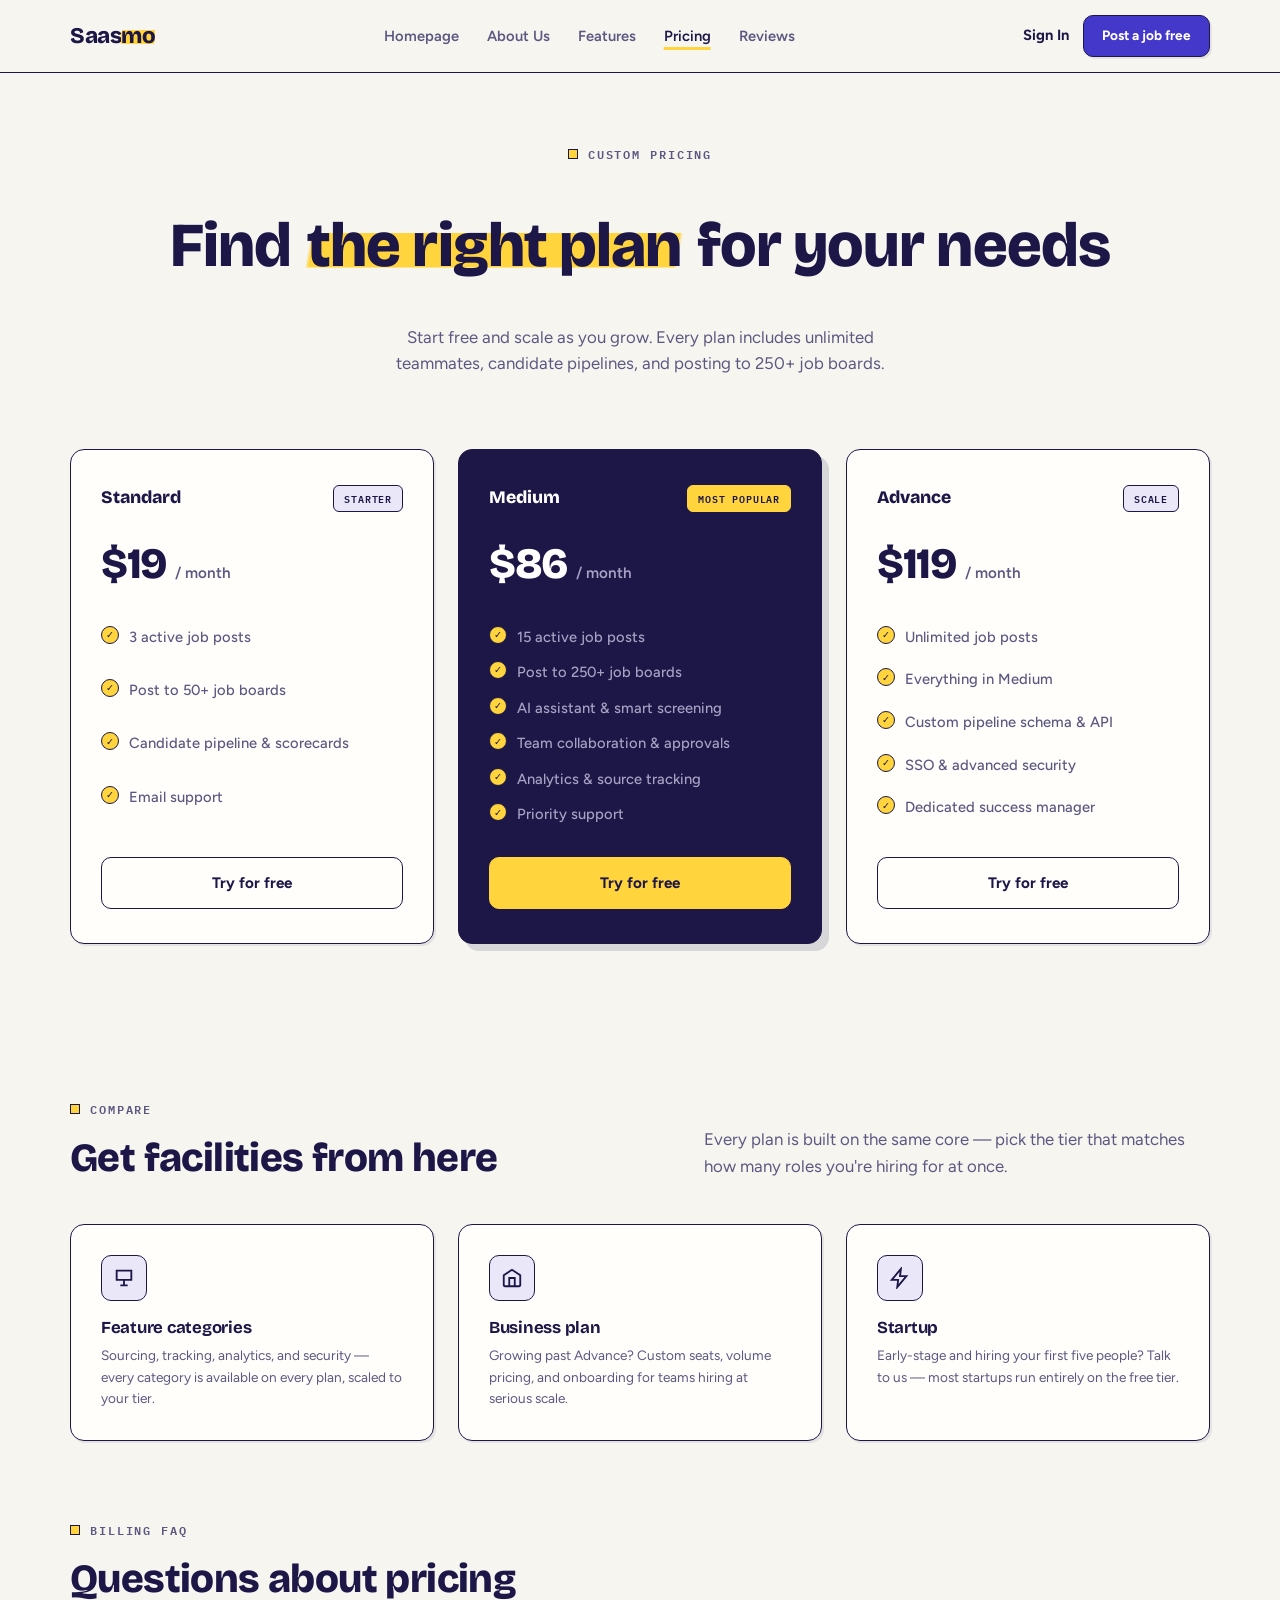
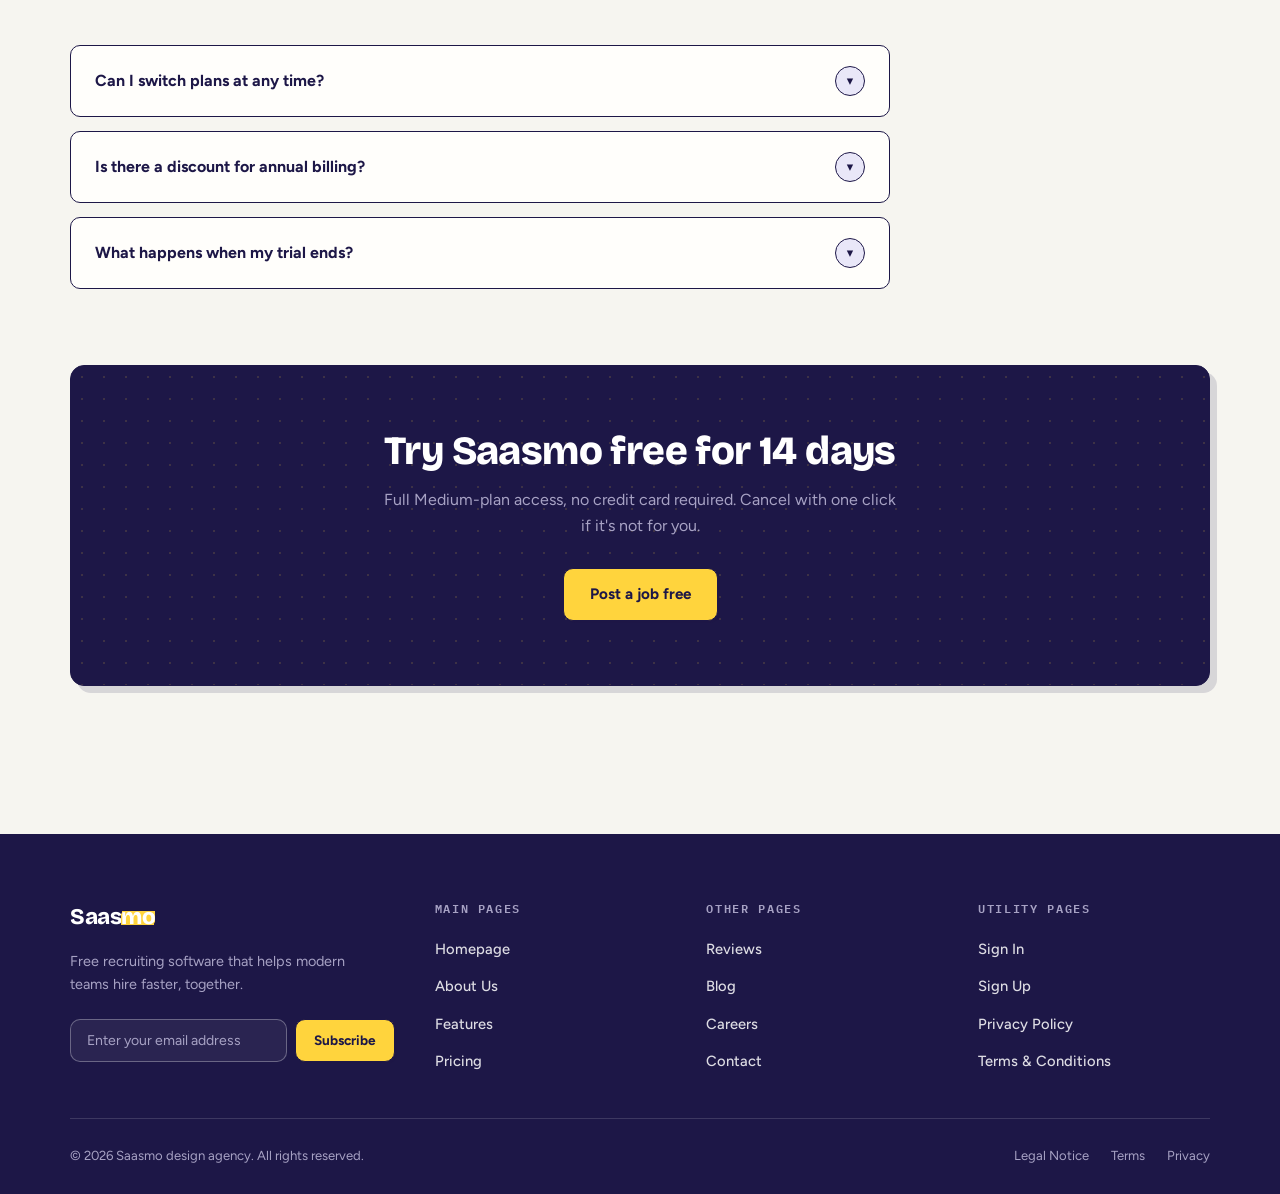
<file: website/pricing.html>
<!DOCTYPE html>
<html lang="en">
<head>
  <meta charset="UTF-8" />
  <meta name="viewport" content="width=device-width, initial-scale=1.0" />
  <title>Pricing — Saasmo</title>
  <meta name="description" content="Find the right Saasmo plan for your needs — Standard, Medium, and Advance plans for teams of every size." />
  <link rel="icon" href="data:image/svg+xml,<svg xmlns=%22http://www.w3.org/2000/svg%22 viewBox=%220 0 100 100%22><rect width=%22100%22 height=%22100%22 rx=%2224%22 fill=%22%233d2db7%22/><text x=%2250%22 y=%2272%22 font-size=%2264%22 font-family=%22Arial%22 font-weight=%22bold%22 fill=%22%23d6f350%22 text-anchor=%22middle%22>S</text></svg>" />
  <link rel="preconnect" href="https://fonts.googleapis.com" />
  <link rel="preconnect" href="https://fonts.gstatic.com" crossorigin />
  <link href="https://fonts.googleapis.com/css2?family=Bricolage+Grotesque:wght@500;700;800&family=Figtree:wght@400;500;600;700;800&family=IBM+Plex+Mono:wght@500;600;700&display=swap" rel="stylesheet" />
  <link rel="stylesheet" href="css/styles.css" />
</head>
<body>

  <header class="navbar">
    <div class="container">
      <a class="logo" href="index.html">Saas<span>mo</span></a>
      <ul class="nav-links">
        <li><a href="index.html">Homepage</a></li>
        <li><a href="about.html">About Us</a></li>
        <li><a href="features.html">Features</a></li>
        <li><a href="pricing.html" class="active">Pricing</a></li>
        <li><a href="reviews.html">Reviews</a></li>
      </ul>
      <div class="nav-cta">
        <a class="signin" href="#">Sign In</a>
        <a class="btn btn-primary btn-sm" href="#plans">Post a job free</a>
        <button class="nav-toggle" aria-label="Toggle menu"><span></span><span></span><span></span></button>
      </div>
    </div>
  </header>

  <!-- ======================= HERO ======================= -->
  <section class="page-hero">
    <div class="container section-head center" style="margin-bottom:0;">
      <span class="eyebrow">Custom pricing</span>
      <h1 class="display">Find <span class="hl">the right plan</span> for your needs</h1>
      <p class="lead">Start free and scale as you grow. Every plan includes unlimited teammates, candidate pipelines, and posting to 250+ job boards.</p>
    </div>
  </section>

  <!-- ======================= PLANS ======================= -->
  <section id="plans" style="padding-top:32px;">
    <div class="container price-grid">

      <div class="price-card reveal">
        <div class="plan-tag">
          <span class="plan-name">Standard</span>
          <span class="pill">Starter</span>
        </div>
        <p class="amount">$19 <small>/ month</small></p>
        <ul>
          <li><span class="check-dot">✓</span> 3 active job posts</li>
          <li><span class="check-dot">✓</span> Post to 50+ job boards</li>
          <li><span class="check-dot">✓</span> Candidate pipeline &amp; scorecards</li>
          <li><span class="check-dot">✓</span> Email support</li>
        </ul>
        <a class="btn btn-ghost" href="#">Try for free</a>
      </div>

      <div class="price-card featured reveal">
        <div class="plan-tag">
          <span class="plan-name">Medium</span>
          <span class="pill">Most popular</span>
        </div>
        <p class="amount">$86 <small>/ month</small></p>
        <ul>
          <li><span class="check-dot">✓</span> 15 active job posts</li>
          <li><span class="check-dot">✓</span> Post to 250+ job boards</li>
          <li><span class="check-dot">✓</span> AI assistant &amp; smart screening</li>
          <li><span class="check-dot">✓</span> Team collaboration &amp; approvals</li>
          <li><span class="check-dot">✓</span> Analytics &amp; source tracking</li>
          <li><span class="check-dot">✓</span> Priority support</li>
        </ul>
        <a class="btn btn-lime" href="#">Try for free</a>
      </div>

      <div class="price-card reveal">
        <div class="plan-tag">
          <span class="plan-name">Advance</span>
          <span class="pill">Scale</span>
        </div>
        <p class="amount">$119 <small>/ month</small></p>
        <ul>
          <li><span class="check-dot">✓</span> Unlimited job posts</li>
          <li><span class="check-dot">✓</span> Everything in Medium</li>
          <li><span class="check-dot">✓</span> Custom pipeline schema &amp; API</li>
          <li><span class="check-dot">✓</span> SSO &amp; advanced security</li>
          <li><span class="check-dot">✓</span> Dedicated success manager</li>
        </ul>
        <a class="btn btn-ghost" href="#">Try for free</a>
      </div>

    </div>
  </section>

  <!-- ======================= FACILITIES ======================= -->
  <section>
    <div class="container">
      <div class="section-head reveal">
        <div>
          <span class="eyebrow">Compare</span>
          <h2 class="h2">Get facilities from here</h2>
        </div>
        <p class="lead">Every plan is built on the same core — pick the tier that matches how many roles you're hiring for at once.</p>
      </div>

      <div class="grid-3">
        <div class="card reveal">
          <span class="icon-chip">
            <svg width="22" height="22" viewBox="0 0 24 24" fill="none" stroke="currentColor" stroke-width="2"><path d="M4 4h16v10H4zM8 20h8M12 14v6"/></svg>
          </span>
          <h3 class="h3" style="font-size:1.05rem; margin-bottom:8px;">Feature categories</h3>
          <p class="muted small">Sourcing, tracking, analytics, and security — every category is available on every plan, scaled to your tier.</p>
        </div>
        <div class="card reveal">
          <span class="icon-chip">
            <svg width="22" height="22" viewBox="0 0 24 24" fill="none" stroke="currentColor" stroke-width="2"><path d="M3 9l9-6 9 6v11a1 1 0 01-1 1H4a1 1 0 01-1-1V9z"/><path d="M9 21V12h6v9"/></svg>
          </span>
          <h3 class="h3" style="font-size:1.05rem; margin-bottom:8px;">Business plan</h3>
          <p class="muted small">Growing past Advance? Custom seats, volume pricing, and onboarding for teams hiring at serious scale.</p>
        </div>
        <div class="card reveal">
          <span class="icon-chip">
            <svg width="22" height="22" viewBox="0 0 24 24" fill="none" stroke="currentColor" stroke-width="2"><path d="M13 2L3 14h7l-1 8 10-12h-7l1-8z"/></svg>
          </span>
          <h3 class="h3" style="font-size:1.05rem; margin-bottom:8px;">Startup</h3>
          <p class="muted small">Early-stage and hiring your first five people? Talk to us — most startups run entirely on the free tier.</p>
        </div>
      </div>
    </div>
  </section>

  <!-- ======================= FAQ ======================= -->
  <section style="padding-top:0;">
    <div class="container">
      <div class="section-head reveal">
        <div>
          <span class="eyebrow">Billing FAQ</span>
          <h2 class="h2">Questions about pricing</h2>
        </div>
      </div>
      <div class="faq-list" style="max-width:820px;">
        <div class="faq-item">
          <button class="faq-q">Can I switch plans at any time?<span class="chevron">▾</span></button>
          <div class="faq-a"><p>Yes — upgrades apply instantly and downgrades take effect at the end of your billing cycle. No penalties either way.</p></div>
        </div>
        <div class="faq-item">
          <button class="faq-q">Is there a discount for annual billing?<span class="chevron">▾</span></button>
          <div class="faq-a"><p>Annual billing saves you two months on every plan — that's roughly 17% off the monthly price.</p></div>
        </div>
        <div class="faq-item">
          <button class="faq-q">What happens when my trial ends?<span class="chevron">▾</span></button>
          <div class="faq-a"><p>You drop to the free tier automatically — your data stays, and one active job post keeps running. Upgrade whenever you're ready.</p></div>
        </div>
      </div>
    </div>
  </section>

  <!-- ======================= CTA ======================= -->
  <section style="padding-top:0;">
    <div class="container">
      <div class="cta-banner reveal">
        <h2 class="h2">Try Saasmo free for 14 days</h2>
        <p>Full Medium-plan access, no credit card required. Cancel with one click if it's not for you.</p>
        <a class="btn btn-lime" href="#plans">Post a job free</a>
      </div>
    </div>
  </section>

  <!-- ======================= FOOTER ======================= -->
  <footer>
    <div class="container">
      <div class="footer-grid">
        <div>
          <a class="logo" href="index.html">Saas<span>mo</span></a>
          <p class="footer-blurb">Free recruiting software that helps modern teams hire faster, together.</p>
          <form class="newsletter">
            <input type="email" placeholder="Enter your email address" required />
            <button class="btn btn-lime btn-sm" type="submit">Subscribe</button>
          </form>
        </div>
        <div class="footer-col">
          <h4>Main Pages</h4>
          <ul>
            <li><a href="index.html">Homepage</a></li>
            <li><a href="about.html">About Us</a></li>
            <li><a href="features.html">Features</a></li>
            <li><a href="pricing.html">Pricing</a></li>
          </ul>
        </div>
        <div class="footer-col">
          <h4>Other Pages</h4>
          <ul>
            <li><a href="reviews.html">Reviews</a></li>
            <li><a href="#">Blog</a></li>
            <li><a href="#">Careers</a></li>
            <li><a href="#">Contact</a></li>
          </ul>
        </div>
        <div class="footer-col">
          <h4>Utility Pages</h4>
          <ul>
            <li><a href="#">Sign In</a></li>
            <li><a href="#">Sign Up</a></li>
            <li><a href="#">Privacy Policy</a></li>
            <li><a href="#">Terms &amp; Conditions</a></li>
          </ul>
        </div>
      </div>
      <div class="footer-base">
        <p>© 2026 Saasmo design agency. All rights reserved.</p>
        <div class="legal">
          <a href="#">Legal Notice</a>
          <a href="#">Terms</a>
          <a href="#">Privacy</a>
        </div>
      </div>
    </div>
  </footer>

  <script src="js/main.js"></script>
</body>
</html>
</file>
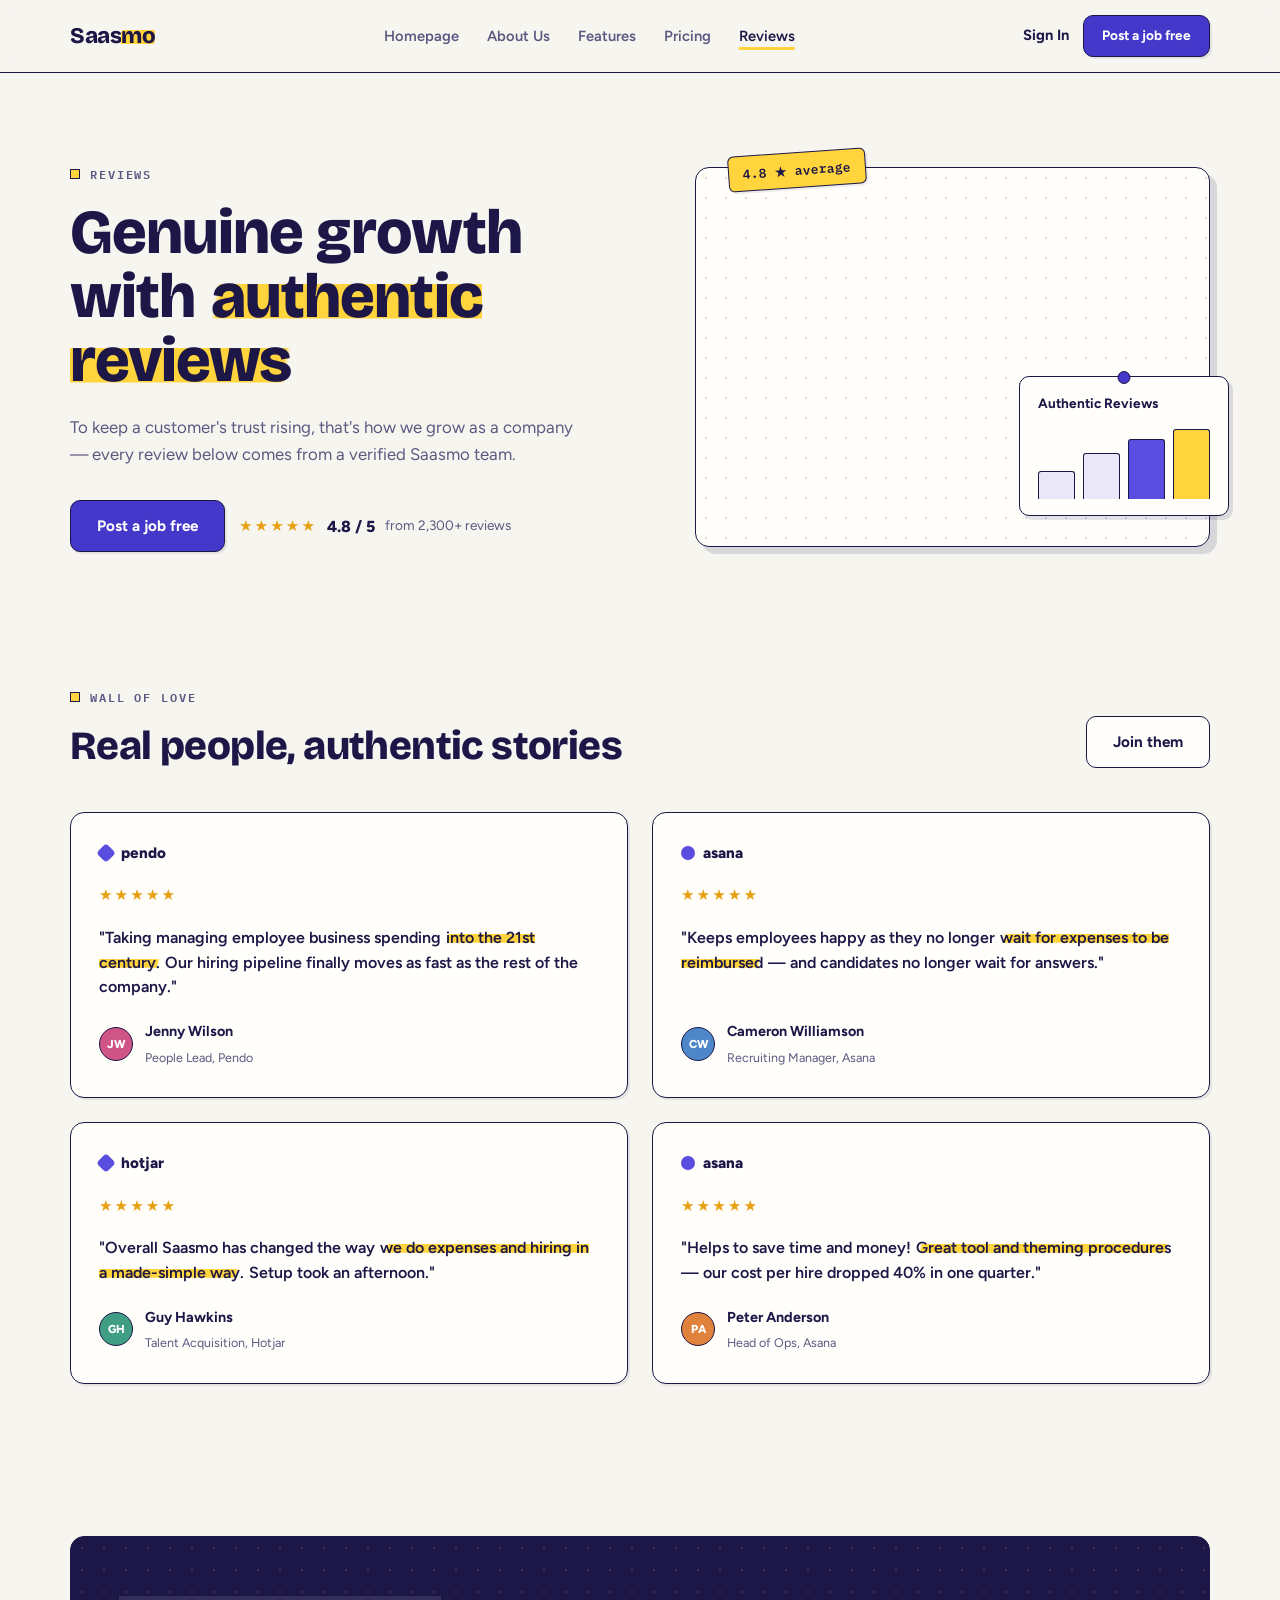
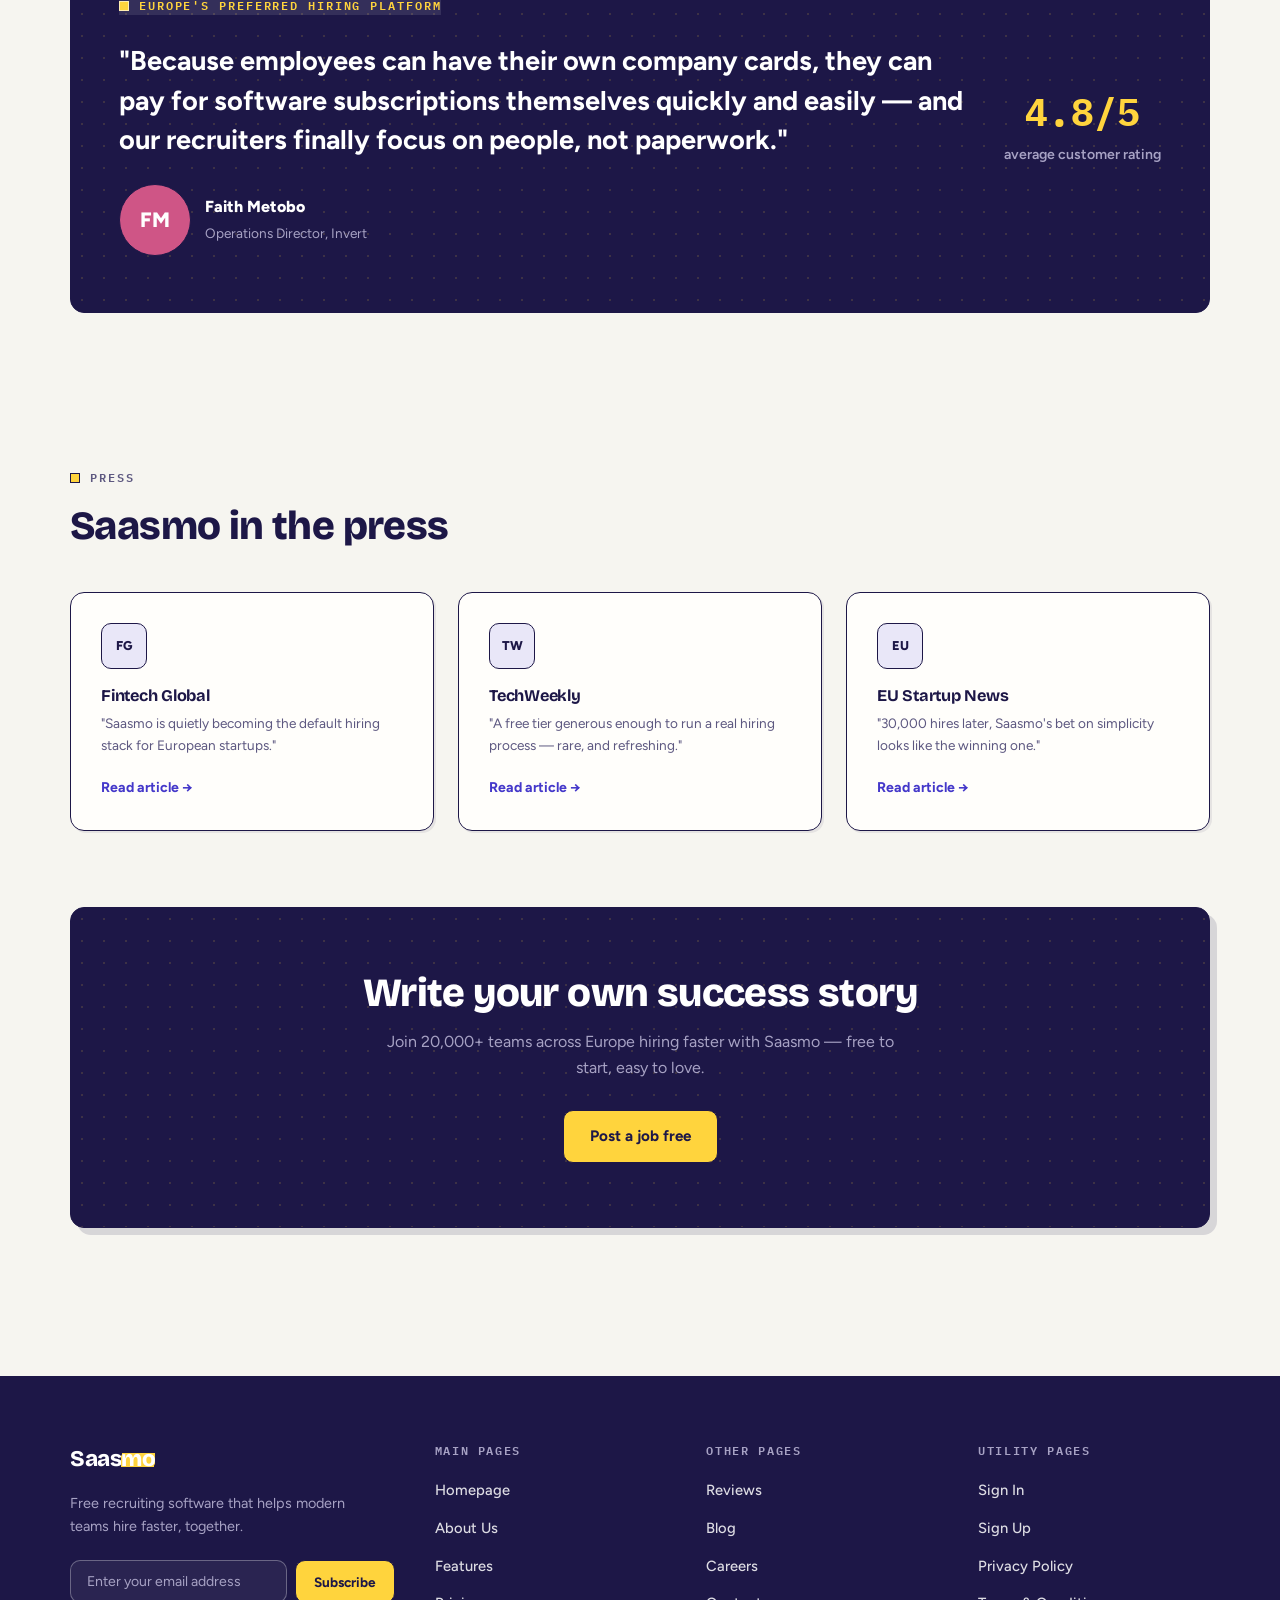
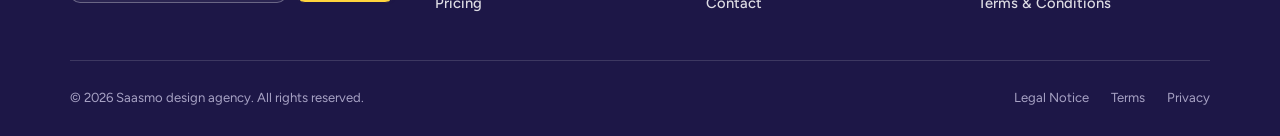
<file: website/reviews.html>
<!DOCTYPE html>
<html lang="en">
<head>
  <meta charset="UTF-8" />
  <meta name="viewport" content="width=device-width, initial-scale=1.0" />
  <title>Reviews — Saasmo</title>
  <meta name="description" content="Genuine growth with authentic reviews — real people, authentic stories from teams hiring with Saasmo." />
  <link rel="icon" href="data:image/svg+xml,<svg xmlns=%22http://www.w3.org/2000/svg%22 viewBox=%220 0 100 100%22><rect width=%22100%22 height=%22100%22 rx=%2224%22 fill=%22%233d2db7%22/><text x=%2250%22 y=%2272%22 font-size=%2264%22 font-family=%22Arial%22 font-weight=%22bold%22 fill=%22%23d6f350%22 text-anchor=%22middle%22>S</text></svg>" />
  <link rel="preconnect" href="https://fonts.googleapis.com" />
  <link rel="preconnect" href="https://fonts.gstatic.com" crossorigin />
  <link href="https://fonts.googleapis.com/css2?family=Bricolage+Grotesque:wght@500;700;800&family=Figtree:wght@400;500;600;700;800&family=IBM+Plex+Mono:wght@500;600;700&display=swap" rel="stylesheet" />
  <link rel="stylesheet" href="css/styles.css" />
</head>
<body>

  <header class="navbar">
    <div class="container">
      <a class="logo" href="index.html">Saas<span>mo</span></a>
      <ul class="nav-links">
        <li><a href="index.html">Homepage</a></li>
        <li><a href="about.html">About Us</a></li>
        <li><a href="features.html">Features</a></li>
        <li><a href="pricing.html">Pricing</a></li>
        <li><a href="reviews.html" class="active">Reviews</a></li>
      </ul>
      <div class="nav-cta">
        <a class="signin" href="#">Sign In</a>
        <a class="btn btn-primary btn-sm" href="pricing.html">Post a job free</a>
        <button class="nav-toggle" aria-label="Toggle menu"><span></span><span></span><span></span></button>
      </div>
    </div>
  </header>

  <!-- ======================= HERO ======================= -->
  <section class="hero">
    <div class="container hero-grid">
      <div class="hero-copy">
        <span class="eyebrow">Reviews</span>
        <h1 class="display">Genuine growth with <span class="hl">authentic reviews</span></h1>
        <p class="lead">To keep a customer's trust rising, that's how we grow as a company — every review below comes from a verified Saasmo team.</p>
        <div class="hero-actions">
          <a class="btn btn-primary" href="pricing.html">Post a job free</a>
          <div style="display:flex; align-items:center; gap:10px;">
            <span class="stars">★★★★★</span>
            <span style="font-weight:800;">4.8 / 5</span>
            <span class="muted small">from 2,300+ reviews</span>
          </div>
        </div>
      </div>

      <div class="visual-frame">
        <div class="visual-scene"></div>
        <div class="float-card" style="bottom: 30px; right: -20px; width: 210px;">
          <p class="small" style="font-weight:700;">Authentic Reviews</p>
          <div class="chart-bars" style="height:70px;">
            <i style="height:40%"></i><i style="height:65%"></i><i class="hot" style="height:85%"></i><i class="lime" style="height:100%"></i>
          </div>
        </div>
        <span class="badge-lime" style="position:absolute; top:-16px; left:32px;">4.8 ★ average</span>
      </div>
    </div>
  </section>

  <!-- ======================= TESTIMONIALS ======================= -->
  <section>
    <div class="container">
      <div class="section-head reveal">
        <div>
          <span class="eyebrow">Wall of love</span>
          <h2 class="h2">Real people, authentic stories</h2>
        </div>
        <a class="btn btn-ghost" href="pricing.html">Join them</a>
      </div>

      <div class="grid-2">
        <div class="quote-card reveal">
          <span class="brand-line"><span class="glyph diamond" style="width:14px;height:14px;background:var(--purple-600);display:inline-block;border-radius:4px;transform:rotate(45deg);"></span> pendo</span>
          <span class="stars">★★★★★</span>
          <blockquote>"Taking managing employee business spending <mark>into the 21st century.</mark> Our hiring pipeline finally moves as fast as the rest of the company."</blockquote>
          <div class="who">
            <span class="avatar av-4">JW</span>
            <span><span class="name">Jenny Wilson</span><br /><span class="role">People Lead, Pendo</span></span>
          </div>
        </div>

        <div class="quote-card reveal">
          <span class="brand-line"><span class="glyph round" style="width:14px;height:14px;background:var(--purple-600);display:inline-block;border-radius:50%;"></span> asana</span>
          <span class="stars">★★★★★</span>
          <blockquote>"Keeps employees happy as they no longer <mark>wait for expenses to be reimbursed</mark> — and candidates no longer wait for answers."</blockquote>
          <div class="who">
            <span class="avatar av-5">CW</span>
            <span><span class="name">Cameron Williamson</span><br /><span class="role">Recruiting Manager, Asana</span></span>
          </div>
        </div>

        <div class="quote-card reveal">
          <span class="brand-line"><span class="glyph diamond" style="width:14px;height:14px;background:var(--purple-600);display:inline-block;border-radius:4px;transform:rotate(45deg);"></span> hotjar</span>
          <span class="stars">★★★★★</span>
          <blockquote>"Overall Saasmo has changed the way <mark>we do expenses and hiring in a made-simple way.</mark> Setup took an afternoon."</blockquote>
          <div class="who">
            <span class="avatar av-3">GH</span>
            <span><span class="name">Guy Hawkins</span><br /><span class="role">Talent Acquisition, Hotjar</span></span>
          </div>
        </div>

        <div class="quote-card reveal">
          <span class="brand-line"><span class="glyph round" style="width:14px;height:14px;background:var(--purple-600);display:inline-block;border-radius:50%;"></span> asana</span>
          <span class="stars">★★★★★</span>
          <blockquote>"Helps to save time and money! <mark>Great tool and theming procedures</mark> — our cost per hire dropped 40% in one quarter."</blockquote>
          <div class="who">
            <span class="avatar av-2">PA</span>
            <span><span class="name">Peter Anderson</span><br /><span class="role">Head of Ops, Asana</span></span>
          </div>
        </div>
      </div>
    </div>
  </section>

  <!-- ======================= BIG QUOTE ======================= -->
  <section>
    <div class="container">
      <div class="dark-band quote-band reveal">
        <div>
          <span class="eyebrow" style="background:rgba(255,255,255,0.1); color:var(--lime);">Europe's preferred hiring platform</span>
          <blockquote style="font-size:clamp(1.2rem, 2.4vw, 1.7rem); font-weight:700; line-height:1.45; margin-top:8px;">
            "Because employees can have their own company cards, they can pay for software subscriptions themselves quickly and easily — and our recruiters finally focus on people, not paperwork."
          </blockquote>
          <div class="who" style="display:flex; align-items:center; gap:14px; margin-top:24px;">
            <span class="avatar lg av-4">FM</span>
            <span><span style="font-weight:800;">Faith Metobo</span><br /><span class="small" style="color:var(--ink-300);">Operations Director, Invert</span></span>
          </div>
        </div>
        <div class="stat" style="text-align:center;">
          <p class="value">4.8/5</p>
          <p class="label">average customer rating</p>
        </div>
      </div>
    </div>
  </section>

  <!-- ======================= PRESS ======================= -->
  <section>
    <div class="container">
      <div class="section-head reveal">
        <div>
          <span class="eyebrow">Press</span>
          <h2 class="h2">Saasmo in the press</h2>
        </div>
      </div>
      <div class="grid-3">
        <div class="card reveal">
          <span class="icon-chip" style="font-weight:800; font-size:0.8rem;">FG</span>
          <h3 class="h3" style="font-size:1.02rem; margin-bottom:8px;">Fintech Global</h3>
          <p class="muted small" style="margin-bottom:18px;">"Saasmo is quietly becoming the default hiring stack for European startups."</p>
          <a href="#" style="font-weight:700; font-size:0.88rem; color:var(--purple-700);">Read article →</a>
        </div>
        <div class="card reveal">
          <span class="icon-chip" style="font-weight:800; font-size:0.8rem;">TW</span>
          <h3 class="h3" style="font-size:1.02rem; margin-bottom:8px;">TechWeekly</h3>
          <p class="muted small" style="margin-bottom:18px;">"A free tier generous enough to run a real hiring process — rare, and refreshing."</p>
          <a href="#" style="font-weight:700; font-size:0.88rem; color:var(--purple-700);">Read article →</a>
        </div>
        <div class="card reveal">
          <span class="icon-chip" style="font-weight:800; font-size:0.8rem;">EU</span>
          <h3 class="h3" style="font-size:1.02rem; margin-bottom:8px;">EU Startup News</h3>
          <p class="muted small" style="margin-bottom:18px;">"30,000 hires later, Saasmo's bet on simplicity looks like the winning one."</p>
          <a href="#" style="font-weight:700; font-size:0.88rem; color:var(--purple-700);">Read article →</a>
        </div>
      </div>
    </div>
  </section>

  <!-- ======================= CTA ======================= -->
  <section style="padding-top:0;">
    <div class="container">
      <div class="cta-banner reveal">
        <h2 class="h2">Write your own success story</h2>
        <p>Join 20,000+ teams across Europe hiring faster with Saasmo — free to start, easy to love.</p>
        <a class="btn btn-lime" href="pricing.html">Post a job free</a>
      </div>
    </div>
  </section>

  <!-- ======================= FOOTER ======================= -->
  <footer>
    <div class="container">
      <div class="footer-grid">
        <div>
          <a class="logo" href="index.html">Saas<span>mo</span></a>
          <p class="footer-blurb">Free recruiting software that helps modern teams hire faster, together.</p>
          <form class="newsletter">
            <input type="email" placeholder="Enter your email address" required />
            <button class="btn btn-lime btn-sm" type="submit">Subscribe</button>
          </form>
        </div>
        <div class="footer-col">
          <h4>Main Pages</h4>
          <ul>
            <li><a href="index.html">Homepage</a></li>
            <li><a href="about.html">About Us</a></li>
            <li><a href="features.html">Features</a></li>
            <li><a href="pricing.html">Pricing</a></li>
          </ul>
        </div>
        <div class="footer-col">
          <h4>Other Pages</h4>
          <ul>
            <li><a href="reviews.html">Reviews</a></li>
            <li><a href="#">Blog</a></li>
            <li><a href="#">Careers</a></li>
            <li><a href="#">Contact</a></li>
          </ul>
        </div>
        <div class="footer-col">
          <h4>Utility Pages</h4>
          <ul>
            <li><a href="#">Sign In</a></li>
            <li><a href="#">Sign Up</a></li>
            <li><a href="#">Privacy Policy</a></li>
            <li><a href="#">Terms &amp; Conditions</a></li>
          </ul>
        </div>
      </div>
      <div class="footer-base">
        <p>© 2026 Saasmo design agency. All rights reserved.</p>
        <div class="legal">
          <a href="#">Legal Notice</a>
          <a href="#">Terms</a>
          <a href="#">Privacy</a>
        </div>
      </div>
    </div>
  </footer>

  <script src="js/main.js"></script>
</body>
</html>
</file>
<file: website/css/styles.css>
/* ============================================================
   Saasmo — recruiting software
   Design language: "the hiring desk" — ink on paper, candidate
   badges on a pinboard, one red stamp. Bricolage Grotesque
   display / Figtree body / IBM Plex Mono for file labels.
   ============================================================ */

:root {
  --ink-900: #1d1747;
  --ink-700: #2f2866;
  --ink-500: #5d5880;
  --ink-300: #a7a2c4;
  --purple-800: #352aa6;
  --purple-700: #4438ca;
  --purple-600: #5a4ee0;
  --purple-500: #7367e8;
  --purple-100: #e9e7f8;
  --purple-50: #f2f1fa;
  --lime: #ffd43d;            /* highlighter yellow (name kept for markup compat) */
  --lime-dark: #e3b912;
  --stamp: #d9372a;
  --bg: #f6f5f0;
  --card: #fffefb;
  --line: #ddd9cf;
  --border-ink: rgba(29, 23, 71, 0.7);
  --radius-lg: 14px;
  --radius-md: 10px;
  --radius-sm: 6px;
  --shadow-sm: 2px 2px 0 rgba(29, 23, 71, 0.08);
  --shadow-md: 4px 4px 0 rgba(29, 23, 71, 0.12);
  --shadow-lg: 7px 7px 0 rgba(29, 23, 71, 0.14);
  --font: "Figtree", "Segoe UI", system-ui, sans-serif;
  --font-display: "Bricolage Grotesque", "Segoe UI", system-ui, sans-serif;
  --font-mono: "IBM Plex Mono", Consolas, monospace;
}

* { margin: 0; padding: 0; box-sizing: border-box; }

html { scroll-behavior: smooth; }

html, body { overflow-x: clip; }

body {
  font-family: var(--font);
  color: var(--ink-900);
  background: var(--bg);
  line-height: 1.6;
  -webkit-font-smoothing: antialiased;
}

img, svg { max-width: 100%; display: block; }

a { color: inherit; text-decoration: none; }

:focus-visible {
  outline: 2.5px solid var(--purple-700);
  outline-offset: 3px;
  border-radius: 4px;
}

.container { width: min(1140px, 92%); margin-inline: auto; }

section { padding: 76px 0; }

/* ---------- Typography ---------- */

h1, h2, h3 {
  font-family: var(--font-display);
  font-weight: 700;
  line-height: 1.08;
  letter-spacing: -0.015em;
}

.display {
  font-size: clamp(2.5rem, 5vw, 3.9rem);
  font-weight: 800;
  line-height: 1.02;
}

.h2 { font-size: clamp(1.8rem, 3.2vw, 2.5rem); font-weight: 800; }
.h3 { font-size: 1.25rem; }

.lead { color: var(--ink-500); font-size: 1.05rem; max-width: 46ch; }
.muted { color: var(--ink-500); }
.small { font-size: 0.85rem; }

/* highlighter swipe — the recruiter's pen on a CV */
.hl, blockquote mark {
  background: linear-gradient(100deg, transparent 2%, var(--lime) 3%, var(--lime) 97%, transparent 98%) 0 62% / 100% 46% no-repeat;
  color: inherit;
  padding-inline: 0.06em;
}

/* file-label eyebrow */
.eyebrow {
  display: inline-flex;
  align-items: center;
  gap: 10px;
  font-family: var(--font-mono);
  font-size: 0.74rem;
  font-weight: 600;
  letter-spacing: 0.16em;
  text-transform: uppercase;
  color: var(--ink-500);
  margin-bottom: 18px;
}

.eyebrow::before {
  content: "";
  width: 8px;
  height: 8px;
  background: var(--lime);
  border: 1.5px solid var(--ink-900);
  flex: none;
}

/* ---------- Buttons ---------- */

.btn {
  display: inline-flex;
  align-items: center;
  justify-content: center;
  gap: 8px;
  font-family: var(--font);
  font-weight: 700;
  font-size: 0.95rem;
  padding: 13px 26px;
  border-radius: var(--radius-md);
  border: 1.5px solid var(--ink-900);
  cursor: pointer;
  transition: transform 0.12s ease, box-shadow 0.12s ease, background 0.12s ease;
}

.btn:hover {
  transform: translate(-2px, -2px);
  box-shadow: var(--shadow-md);
}
.btn:active { transform: translate(0, 0); box-shadow: none; }

.btn-primary {
  background: var(--purple-700);
  color: #fff;
  box-shadow: var(--shadow-sm);
}
.btn-primary:hover { background: var(--purple-600); }

.btn-ghost {
  background: var(--card);
  color: var(--ink-900);
}

.btn-lime {
  background: var(--lime);
  color: var(--ink-900);
  box-shadow: var(--shadow-sm);
}
.btn-lime:hover { background: #ffde66; }

.btn-light {
  background: var(--card);
  color: var(--ink-900);
}

.btn-sm { padding: 9px 18px; font-size: 0.85rem; }

/* ---------- Navbar ---------- */

.navbar {
  position: sticky;
  top: 0;
  z-index: 50;
  background: rgba(246, 245, 240, 0.92);
  backdrop-filter: blur(10px);
  border-bottom: 1.5px solid var(--ink-900);
}

.navbar .container {
  display: flex;
  align-items: center;
  justify-content: space-between;
  gap: 24px;
  height: 72px;
}

.logo {
  font-family: var(--font-display);
  font-size: 1.4rem;
  font-weight: 800;
  letter-spacing: -0.02em;
  color: var(--ink-900);
}
.logo span {
  background: linear-gradient(100deg, transparent 2%, var(--lime) 3%, var(--lime) 97%, transparent 98%) 0 62% / 100% 52% no-repeat;
}

.nav-links {
  display: flex;
  align-items: center;
  gap: 28px;
  list-style: none;
}

.nav-links a {
  font-size: 0.92rem;
  font-weight: 600;
  color: var(--ink-500);
  transition: color 0.15s;
}
.nav-links a:hover { color: var(--ink-900); }
.nav-links a.active {
  color: var(--ink-900);
  text-decoration: underline;
  text-decoration-color: var(--lime);
  text-decoration-thickness: 3px;
  text-underline-offset: 6px;
}

.nav-cta { display: flex; align-items: center; gap: 14px; }
.nav-cta .signin { font-weight: 700; font-size: 0.92rem; color: var(--ink-900); }
.nav-cta .signin:hover { color: var(--purple-700); }

.nav-toggle {
  display: none;
  background: none;
  border: none;
  cursor: pointer;
  width: 42px;
  height: 42px;
  border-radius: var(--radius-sm);
  align-items: center;
  justify-content: center;
  gap: 5px;
  flex-direction: column;
}
.nav-toggle span {
  width: 22px;
  height: 2.5px;
  border-radius: 2px;
  background: var(--ink-900);
  transition: 0.2s;
}

/* ---------- Hero ---------- */

.hero { padding: 88px 0 56px; }

.hero-grid {
  display: grid;
  grid-template-columns: 1.05fr 0.95fr;
  gap: 56px;
  align-items: center;
}

.hero-copy .display { margin-bottom: 22px; }
.hero-copy .lead { margin-bottom: 32px; }

.hero-actions { display: flex; flex-wrap: wrap; gap: 14px; align-items: center; }

.hero-checks {
  display: flex;
  flex-wrap: wrap;
  gap: 20px;
  margin-top: 26px;
  color: var(--ink-500);
  font-size: 0.9rem;
  font-weight: 600;
}
.hero-checks li { list-style: none; display: flex; gap: 8px; align-items: center; }
.check-dot {
  width: 18px; height: 18px;
  border-radius: 50%;
  background: var(--lime);
  border: 1.5px solid var(--ink-900);
  display: inline-flex; align-items: center; justify-content: center;
  font-size: 0.6rem; color: var(--ink-900); font-weight: 800;
  flex: none;
}

/* ---------- Pinboard visuals (photo stand-ins) ---------- */

.visual-frame {
  position: relative;
  border-radius: var(--radius-lg);
  border: 1.5px solid var(--ink-900);
  background:
    radial-gradient(rgba(29, 23, 71, 0.16) 1.2px, transparent 1.2px) 0 0 / 20px 20px,
    var(--card);
  min-height: 380px;
  box-shadow: var(--shadow-lg);
  overflow: visible;
}

.visual-frame.tall { min-height: 430px; }
.visual-frame.short { min-height: 300px; }

.visual-scene { position: absolute; inset: 0; border-radius: inherit; }

/* pinned cards on the board */
.float-card {
  position: absolute;
  background: var(--card);
  border: 1.5px solid var(--ink-900);
  border-radius: var(--radius-md);
  box-shadow: var(--shadow-md);
  padding: 16px 18px;
  z-index: 2;
}
.float-card::before {
  content: "";
  position: absolute;
  top: -6px;
  left: 50%;
  transform: translateX(-50%);
  width: 11px;
  height: 11px;
  border-radius: 50%;
  background: var(--purple-700);
  border: 1.5px solid var(--ink-900);
}

.badge-lime {
  display: inline-block;
  background: var(--lime);
  color: var(--ink-900);
  border: 1.5px solid var(--ink-900);
  font-family: var(--font-mono);
  font-weight: 600;
  font-size: 0.8rem;
  padding: 7px 14px;
  border-radius: var(--radius-sm);
  transform: rotate(-4deg);
  box-shadow: var(--shadow-sm);
  z-index: 3;
}

/* ---------- Candidate badges + the stamp ---------- */

.badge-stack {
  position: relative;
  display: grid;
  gap: 16px;
  padding: 40px 34px;
}

.badge-card {
  display: flex;
  align-items: center;
  gap: 14px;
  background: var(--card);
  border: 1.5px solid var(--ink-900);
  border-radius: var(--radius-md);
  box-shadow: var(--shadow-md);
  padding: 16px 18px;
  position: relative;
}
.badge-card .name { font-weight: 800; font-size: 0.98rem; line-height: 1.3; }
.badge-card .role { font-size: 0.8rem; color: var(--ink-500); }
.badge-card .badge-id {
  margin-left: auto;
  font-family: var(--font-mono);
  font-size: 0.72rem;
  color: var(--ink-500);
  letter-spacing: 0.08em;
}
.badge-card:nth-child(1) { transform: rotate(-1.6deg); }
.badge-card:nth-child(3) { transform: rotate(1.2deg); }

.stamp {
  position: absolute;
  right: 14px;
  top: -16px;
  font-family: var(--font-mono);
  font-weight: 700;
  font-size: 1.05rem;
  letter-spacing: 0.22em;
  text-transform: uppercase;
  color: var(--stamp);
  border: 3px solid var(--stamp);
  border-radius: var(--radius-sm);
  padding: 5px 14px 5px 18px;
  transform: rotate(-9deg);
  mix-blend-mode: multiply;
  opacity: 0.92;
  z-index: 4;
  animation: stamp-in 0.4s cubic-bezier(0.16, 1.6, 0.4, 1) 0.55s backwards;
  pointer-events: none;
}

@keyframes stamp-in {
  from { transform: rotate(-9deg) scale(2.4); opacity: 0; }
}

/* Avatars */
.avatar {
  width: 34px; height: 34px;
  border-radius: 50%;
  border: 1.5px solid var(--ink-900);
  flex: none;
  display: inline-flex;
  align-items: center;
  justify-content: center;
  font-weight: 800;
  font-size: 0.72rem;
  color: #fff;
}
.avatar.lg { width: 72px; height: 72px; font-size: 1.3rem; }
.avatar.xl { width: 96px; height: 96px; font-size: 1.7rem; }
.av-1 { background: var(--purple-600); }
.av-2 { background: #e0813c; }
.av-3 { background: #3f9e83; }
.av-4 { background: #cf5586; }
.av-5 { background: #4d87c9; }
.av-6 { background: #8071dd; }

.avatar-stack { display: flex; }
.avatar-stack .avatar { border: 2px solid var(--card); outline: 1.5px solid var(--ink-900); margin-left: -10px; }
.avatar-stack .avatar:first-child { margin-left: 0; }

/* candidate rows inside pinned cards */
.person-row {
  display: flex;
  align-items: center;
  gap: 10px;
  padding: 7px 0;
}
.person-row + .person-row { border-top: 1px dashed var(--line); }
.person-row .name { font-size: 0.82rem; font-weight: 700; }
.person-row .role { font-size: 0.7rem; color: var(--ink-500); }
.person-row .tag {
  margin-left: auto;
  font-family: var(--font-mono);
  font-size: 0.62rem;
  font-weight: 600;
  letter-spacing: 0.06em;
  padding: 3px 8px;
  border-radius: var(--radius-sm);
  border: 1px solid var(--ink-900);
  background: var(--purple-100);
  color: var(--ink-900);
}
.person-row .tag.lime { background: var(--lime); }

/* ---------- Logo strip ---------- */

.logo-strip { padding: 44px 0; text-align: center; }
.logo-strip p {
  font-family: var(--font-mono);
  font-size: 0.78rem;
  letter-spacing: 0.1em;
  text-transform: uppercase;
  color: var(--ink-500);
  margin-bottom: 26px;
}
.logo-strip p strong { color: var(--ink-900); font-weight: 600; }

.brand-row {
  display: flex;
  flex-wrap: wrap;
  justify-content: center;
  align-items: center;
  gap: 20px 56px;
  opacity: 0.65;
}

.brand {
  font-weight: 700;
  font-size: 1.1rem;
  color: var(--ink-700);
  display: inline-flex;
  align-items: center;
  gap: 8px;
  filter: grayscale(1);
}
.brand .glyph {
  width: 20px; height: 20px;
  border-radius: var(--radius-sm);
  background: var(--ink-700);
  display: inline-block;
}
.brand .glyph.round { border-radius: 50%; }
.brand .glyph.diamond { transform: rotate(45deg); border-radius: 4px; width: 16px; height: 16px; }

/* ---------- Section header ---------- */

.section-head {
  display: flex;
  justify-content: space-between;
  align-items: flex-end;
  gap: 32px;
  margin-bottom: 44px;
}
.section-head .lead { margin-top: 14px; }
.section-head.center {
  flex-direction: column;
  align-items: center;
  text-align: center;
}
.section-head.center .lead { margin-inline: auto; }

/* ---------- Cards ---------- */

.card {
  background: var(--card);
  border-radius: var(--radius-lg);
  padding: 30px;
  box-shadow: var(--shadow-sm);
  border: 1.5px solid var(--ink-900);
}

.grid-2 { display: grid; grid-template-columns: repeat(2, 1fr); gap: 24px; }
.grid-3 { display: grid; grid-template-columns: repeat(3, 1fr); gap: 24px; }
.grid-4 { display: grid; grid-template-columns: repeat(4, 1fr); gap: 24px; }

.icon-chip {
  width: 46px; height: 46px;
  border-radius: var(--radius-md);
  border: 1.5px solid var(--ink-900);
  background: var(--purple-100);
  color: var(--ink-900);
  display: inline-flex;
  align-items: center;
  justify-content: center;
  margin-bottom: 18px;
  flex: none;
}
.icon-chip.dark { background: var(--purple-700); color: #fff; }
.icon-chip.lime { background: var(--lime); color: var(--ink-900); }

.step-num {
  font-family: var(--font-mono);
  font-size: 0.78rem;
  font-weight: 600;
  color: var(--purple-700);
  letter-spacing: 0.14em;
  display: block;
  margin-bottom: 10px;
}

/* ---------- Dark band ---------- */

.dark-band {
  background: var(--ink-900);
  color: #fff;
  border-radius: var(--radius-lg);
  border: 1.5px solid var(--ink-900);
  padding: 56px 48px;
  position: relative;
  overflow: hidden;
}
.dark-band::after {
  content: "";
  position: absolute;
  inset: 0;
  background: radial-gradient(rgba(255, 212, 61, 0.14) 1.2px, transparent 1.2px) 0 0 / 22px 22px;
  pointer-events: none;
}
.dark-band .muted { color: var(--ink-300); }
.dark-band > * { position: relative; z-index: 1; }

.dark-band .eyebrow { color: var(--ink-300); }
.dark-band .eyebrow::before { border-color: rgba(255, 255, 255, 0.6); }

.stat-grid {
  display: grid;
  grid-template-columns: repeat(4, 1fr);
  gap: 24px;
  margin-top: 40px;
}
.stat .value {
  font-family: var(--font-mono);
  font-size: clamp(1.7rem, 3vw, 2.4rem);
  font-weight: 700;
  color: var(--lime);
}
.stat .label { color: var(--ink-300); font-size: 0.88rem; font-weight: 600; }

/* ---------- FAQ ---------- */

.faq-item {
  background: var(--card);
  border: 1.5px solid var(--ink-900);
  border-radius: var(--radius-md);
  overflow: hidden;
}
.faq-item + .faq-item { margin-top: 14px; }

.faq-q {
  width: 100%;
  background: none;
  border: none;
  font-family: var(--font);
  font-size: 1rem;
  font-weight: 700;
  color: var(--ink-900);
  text-align: left;
  padding: 20px 24px;
  cursor: pointer;
  display: flex;
  justify-content: space-between;
  align-items: center;
  gap: 16px;
}
.faq-q .chevron {
  flex: none;
  width: 30px; height: 30px;
  border-radius: 50%;
  border: 1.5px solid var(--ink-900);
  background: var(--purple-100);
  color: var(--ink-900);
  display: inline-flex;
  align-items: center;
  justify-content: center;
  transition: transform 0.25s;
  font-size: 0.8rem;
}
.faq-item.open .faq-q .chevron { transform: rotate(180deg); background: var(--lime); }

.faq-a {
  max-height: 0;
  overflow: hidden;
  transition: max-height 0.3s ease;
}
.faq-a p { padding: 0 24px 22px; color: var(--ink-500); font-size: 0.95rem; }

/* ---------- Tabs ---------- */

.tab-row {
  display: flex;
  flex-wrap: wrap;
  gap: 10px;
  margin-bottom: 28px;
}
.tab-btn {
  font-family: var(--font-mono);
  font-size: 0.8rem;
  font-weight: 600;
  letter-spacing: 0.03em;
  padding: 10px 18px;
  border-radius: var(--radius-sm);
  border: 1.5px solid var(--ink-900);
  background: var(--card);
  color: var(--ink-500);
  cursor: pointer;
  transition: 0.15s;
}
.tab-btn.active {
  background: var(--lime);
  color: var(--ink-900);
  box-shadow: var(--shadow-sm);
}
.tab-panel { display: none; }
.tab-panel.active { display: grid; }

/* ---------- Pricing ---------- */

.price-grid {
  display: grid;
  grid-template-columns: repeat(3, 1fr);
  gap: 24px;
  align-items: stretch;
}

.price-card {
  background: var(--card);
  border: 1.5px solid var(--ink-900);
  border-radius: var(--radius-lg);
  padding: 34px 30px;
  display: flex;
  flex-direction: column;
  box-shadow: var(--shadow-sm);
}

.price-card .plan-tag {
  display: flex;
  justify-content: space-between;
  align-items: center;
  margin-bottom: 18px;
}
.price-card .plan-name { font-family: var(--font-display); font-weight: 800; font-size: 1.1rem; }
.price-card .pill {
  font-family: var(--font-mono);
  font-size: 0.64rem;
  font-weight: 600;
  letter-spacing: 0.08em;
  text-transform: uppercase;
  padding: 4px 10px;
  border-radius: var(--radius-sm);
  border: 1.5px solid var(--ink-900);
  background: var(--purple-100);
  color: var(--ink-900);
}

.price-card .amount {
  font-family: var(--font-display);
  font-size: 2.7rem;
  font-weight: 800;
  letter-spacing: -0.03em;
}
.price-card .amount small { font-family: var(--font); font-size: 0.95rem; font-weight: 600; color: var(--ink-500); letter-spacing: 0; }

.price-card ul { list-style: none; margin: 26px 0 30px; display: grid; gap: 12px; flex: 1; }
.price-card li { display: flex; gap: 10px; align-items: flex-start; font-size: 0.92rem; color: var(--ink-500); font-weight: 500; }

.price-card.featured {
  background: var(--ink-900);
  color: #fff;
  box-shadow: var(--shadow-lg);
  transform: scale(1.03);
}
.price-card.featured li { color: var(--ink-300); }
.price-card.featured .amount small { color: var(--ink-300); }
.price-card.featured .pill { background: var(--lime); border-color: var(--lime); }
.price-card.featured .btn { border-color: var(--lime); }

/* ---------- Testimonials ---------- */

.quote-card {
  background: var(--card);
  border: 1.5px solid var(--ink-900);
  border-radius: var(--radius-lg);
  padding: 28px;
  box-shadow: var(--shadow-sm);
  display: flex;
  flex-direction: column;
  gap: 18px;
}
.quote-card .brand-line {
  font-weight: 800;
  font-size: 0.95rem;
  color: var(--ink-900);
  display: flex;
  align-items: center;
  gap: 8px;
}
.quote-card blockquote { font-size: 1rem; font-weight: 600; line-height: 1.55; }
.quote-card .who { display: flex; align-items: center; gap: 12px; margin-top: auto; }
.quote-card .who .name { font-weight: 700; font-size: 0.9rem; }
.quote-card .who .role { font-size: 0.78rem; color: var(--ink-500); }

.stars { color: #e8a013; letter-spacing: 2px; font-size: 0.95rem; }

/* ---------- Feature rows (features page) ---------- */

.feature-row {
  display: grid;
  grid-template-columns: 1fr 1fr;
  gap: 48px;
  align-items: center;
  padding: 44px 0;
  border-top: 1.5px dashed var(--line);
}
.feature-row:first-of-type { border-top: none; }
.feature-row.flip .feature-visual { order: -1; }

.feature-row h3 { font-size: 1.7rem; margin-bottom: 14px; }
.feature-row .lead { font-size: 0.98rem; margin-bottom: 22px; }

.bullet-list { list-style: none; display: grid; gap: 12px; }
.bullet-list li { display: flex; gap: 10px; align-items: center; font-weight: 600; font-size: 0.93rem; color: var(--ink-700); }

/* ---------- Quote band (reviews) ---------- */

.quote-band {
  display: grid;
  grid-template-columns: 1fr auto;
  gap: 40px;
  align-items: center;
}

/* ---------- CTA banner ---------- */

.cta-banner {
  text-align: center;
  border-radius: var(--radius-lg);
  border: 1.5px solid var(--ink-900);
  background: var(--ink-900);
  color: #fff;
  padding: 64px 32px;
  position: relative;
  overflow: hidden;
  box-shadow: var(--shadow-lg);
}
.cta-banner::before {
  content: "";
  position: absolute;
  inset: 0;
  background: radial-gradient(rgba(255, 212, 61, 0.14) 1.2px, transparent 1.2px) 0 0 / 22px 22px;
  pointer-events: none;
}
.cta-banner > * { position: relative; }
.cta-banner .h2 { margin-bottom: 14px; }
.cta-banner p { color: var(--ink-300); max-width: 52ch; margin: 0 auto 30px; }

/* ---------- Footer ---------- */

footer {
  background: var(--ink-900);
  color: #fff;
  margin-top: 72px;
  padding: 64px 0 28px;
  border-top: 1.5px solid var(--ink-900);
}

.footer-grid {
  display: grid;
  grid-template-columns: 1.4fr 1fr 1fr 1fr;
  gap: 40px;
  padding-bottom: 44px;
  border-bottom: 1px solid rgba(255, 255, 255, 0.14);
}

.footer-grid .logo { color: #fff; }
.footer-blurb { color: var(--ink-300); font-size: 0.9rem; margin: 16px 0 22px; max-width: 34ch; }

.newsletter { display: flex; gap: 8px; max-width: 340px; }
.newsletter input {
  flex: 1;
  min-width: 0;
  font-family: var(--font);
  font-size: 0.88rem;
  padding: 12px 16px;
  border-radius: var(--radius-md);
  border: 1.5px solid rgba(255, 255, 255, 0.3);
  background: rgba(255, 255, 255, 0.06);
  color: #fff;
  outline: none;
}
.newsletter input::placeholder { color: var(--ink-300); }
.newsletter input:focus { border-color: var(--lime); }

.footer-col h4 {
  font-family: var(--font-mono);
  font-size: 0.74rem;
  font-weight: 600;
  text-transform: uppercase;
  letter-spacing: 0.14em;
  color: var(--ink-300);
  margin-bottom: 18px;
}
.footer-col ul { list-style: none; display: grid; gap: 12px; }
.footer-col a { color: rgba(255, 255, 255, 0.85); font-size: 0.92rem; font-weight: 500; }
.footer-col a:hover { color: var(--lime); }

.footer-base {
  display: flex;
  flex-wrap: wrap;
  justify-content: space-between;
  gap: 16px;
  padding-top: 26px;
  color: var(--ink-300);
  font-size: 0.82rem;
}
.footer-base a { color: var(--ink-300); }
.footer-base a:hover { color: var(--lime); }
.footer-base .legal { display: flex; gap: 22px; }

/* ---------- Page hero (inner pages) ---------- */

.page-hero { padding: 72px 0 40px; }

/* ---------- Mock dashboard bits ---------- */

.mock-window {
  background: var(--card);
  border-radius: var(--radius-md);
  box-shadow: var(--shadow-sm);
  overflow: hidden;
  border: 1.5px solid var(--ink-900);
}
.mock-window .bar {
  display: flex;
  gap: 6px;
  padding: 12px 16px;
  border-bottom: 1.5px solid var(--ink-900);
}
.mock-window .bar i {
  width: 9px; height: 9px;
  border-radius: 50%;
  background: var(--line);
}
.mock-window .bar i:first-child { background: #e58d8d; }
.mock-window .bar i:nth-child(2) { background: var(--lime); }
.mock-window .bar i:nth-child(3) { background: #8fcf92; }
.mock-window .body { padding: 18px; }

.skeleton {
  border-radius: 4px;
  background: var(--purple-100);
  height: 10px;
  margin-bottom: 8px;
}
.skeleton.w-60 { width: 60%; }
.skeleton.w-80 { width: 80%; }
.skeleton.w-40 { width: 40%; }

.chart-bars {
  display: flex;
  align-items: flex-end;
  gap: 8px;
  height: 90px;
  margin-top: 14px;
}
.chart-bars i {
  flex: 1;
  border-radius: 3px 3px 0 0;
  border: 1.5px solid var(--ink-900);
  border-bottom: none;
  background: var(--purple-100);
}
.chart-bars i.hot { background: var(--purple-600); }
.chart-bars i.lime { background: var(--lime); }

/* ---------- Utility ---------- */

.mt-1 { margin-top: 12px; }
.mt-2 { margin-top: 24px; }
.mt-3 { margin-top: 40px; }
.mb-2 { margin-bottom: 24px; }
.center { text-align: center; }

.reveal {
  opacity: 0;
  transform: translateY(16px);
  transition: opacity 0.55s ease, transform 0.55s ease;
}
.reveal.in { opacity: 1; transform: none; }

@media (prefers-reduced-motion: reduce) {
  html { scroll-behavior: auto; }
  .reveal { opacity: 1; transform: none; transition: none; }
  .stamp { animation: none; }
  .btn, .btn:hover { transform: none; transition: none; }
}

/* ---------- Responsive ---------- */

@media (max-width: 960px) {
  .hero-grid, .feature-row { grid-template-columns: 1fr; gap: 36px; }
  .feature-row.flip .feature-visual { order: 0; }
  .grid-3, .grid-4 { grid-template-columns: repeat(2, 1fr); }
  .grid-3 > :last-child:nth-child(odd) { grid-column: 1 / -1; }
  .price-grid { grid-template-columns: 1fr; max-width: 460px; margin-inline: auto; }
  .price-card.featured { transform: none; }
  .stat-grid { grid-template-columns: repeat(2, 1fr); }
  .footer-grid { grid-template-columns: 1fr 1fr; }
  .section-head { flex-direction: column; align-items: flex-start; }
}

@media (max-width: 880px) {
  .nav-links, .nav-cta .signin, .nav-cta .btn-ghost { display: none; }
  .nav-toggle { display: inline-flex; }

  .navbar.open .nav-links {
    display: flex;
    position: absolute;
    top: 72px;
    left: 0;
    right: 0;
    flex-direction: column;
    background: var(--bg);
    padding: 24px;
    gap: 18px;
    border-bottom: 1.5px solid var(--ink-900);
  }
}

@media (max-width: 720px) {
  .float-card { max-width: 76%; }
  .quote-band { grid-template-columns: 1fr; }

  .grid-2, .grid-3, .grid-4 { grid-template-columns: 1fr; }
  section { padding: 52px 0; }
  .dark-band { padding: 40px 26px; }
  .footer-grid { grid-template-columns: 1fr; }
  .badge-stack { padding: 28px 20px; }
}
</file>
